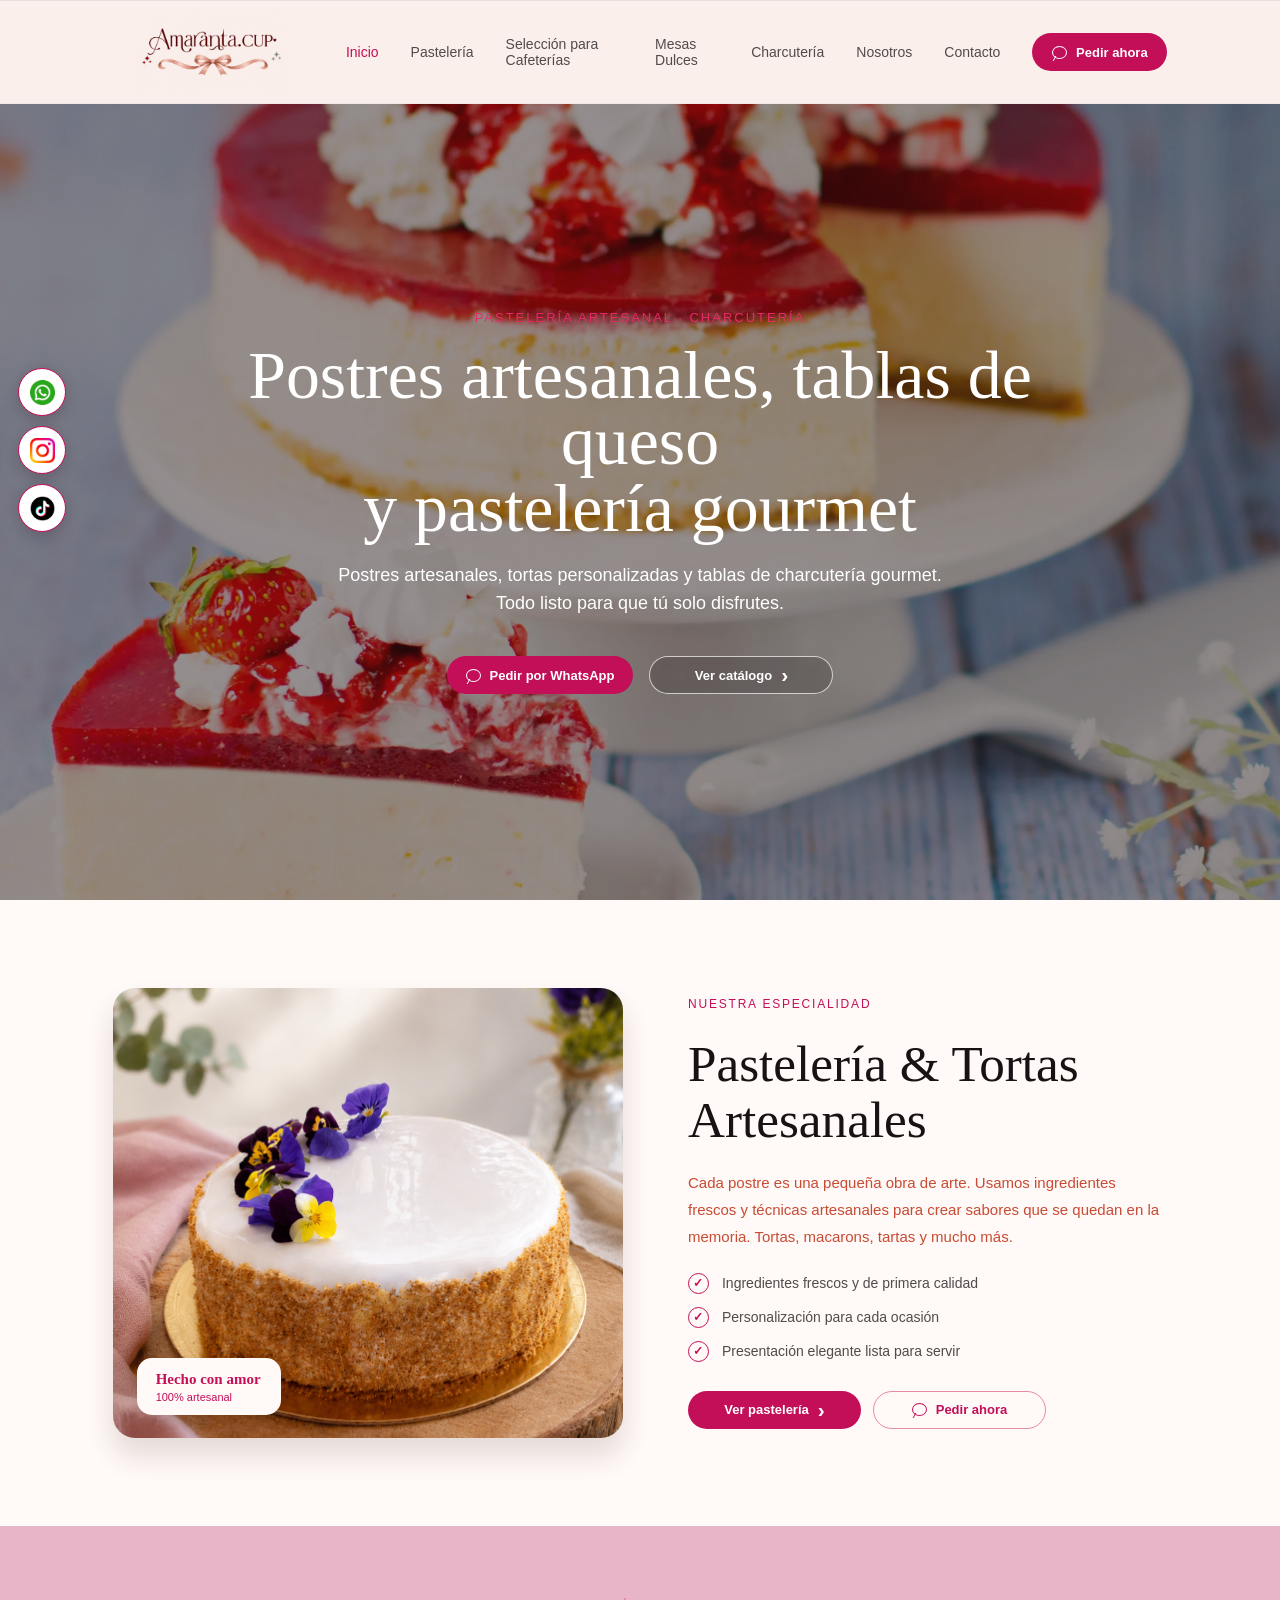
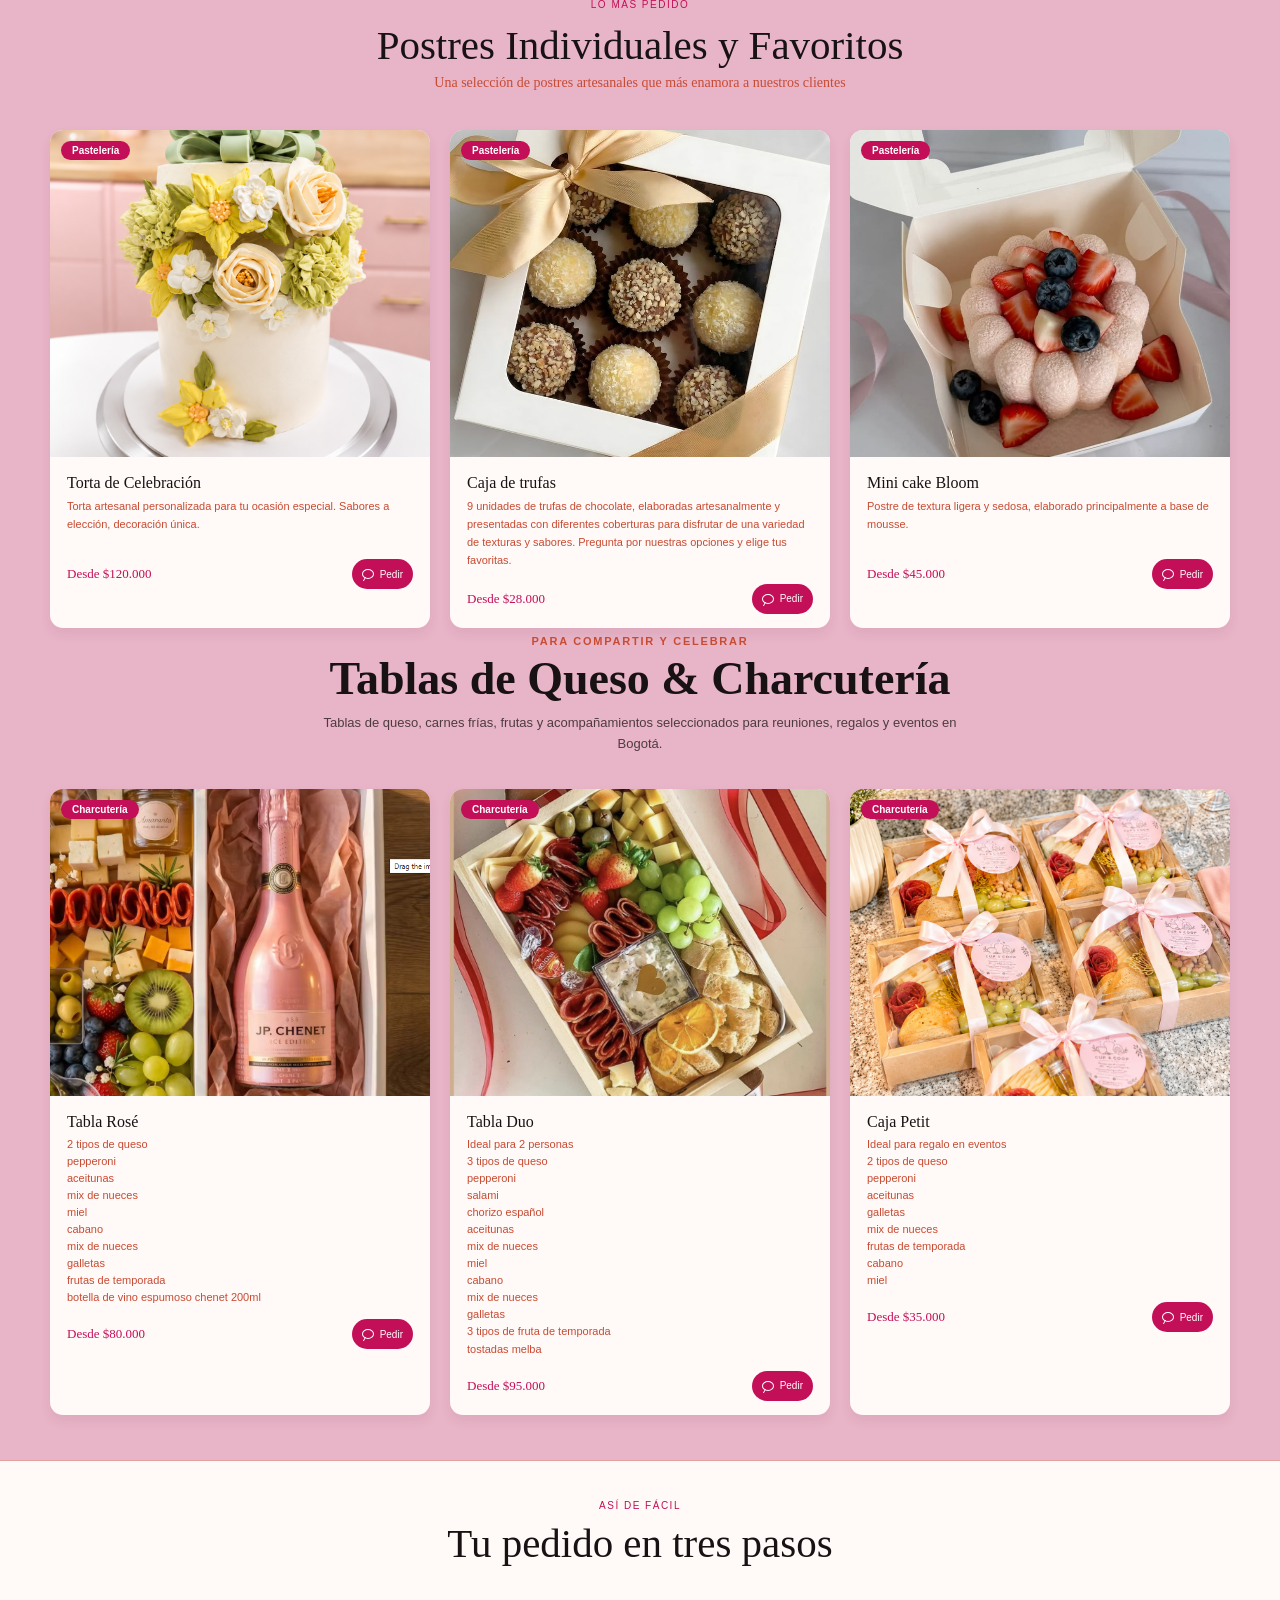
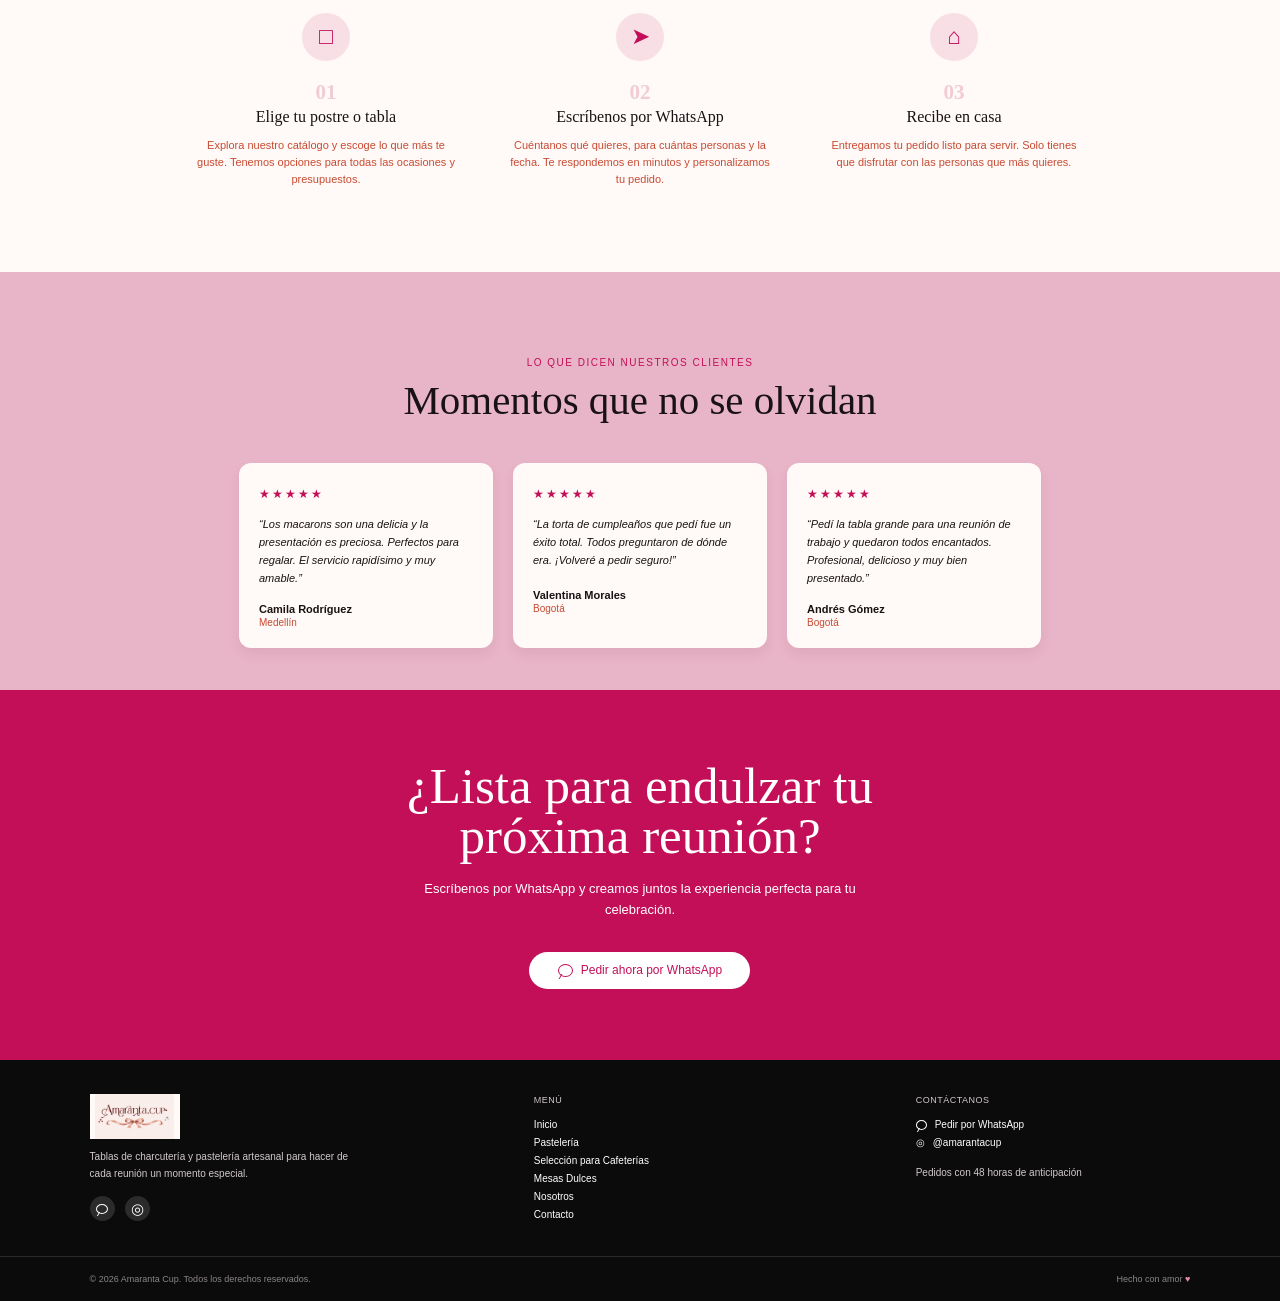
<file: index.html>
<!doctype html>
<html lang="es">
  <head>
    <meta charset="UTF-8" />
    <meta name="viewport" content="width=device-width, initial-scale=1.0" />
    <meta name="description" content="Amaranta Cup: postres, tablas de queso y pastelería artesanal en Bogotá. Pide por WhatsApp tortas y charcutería gourmet para tus celebraciones hoy.">
    <meta name="keywords" content="pastelería bogotá, tortas personalizadas, charcutería gourmet, postres artesanales, tablas de eventos, cajas regalo">
    <meta name="author" content="Amaranta Cup">
    <meta name="robots" content="index, follow">
    <link rel="canonical" href="https://amarantacup.com/" />
    <meta property="og:title" content="Amaranta Cup | Postres, Tablas de Queso y Pastelería" />
    <meta property="og:description" content="Postres artesanales, tablas de queso y charcutería gourmet en Bogotá. Escríbenos por WhatsApp y celebra con sabores hechos a mano." />
    <meta property="og:image" content="https://amarantacup.com/img/tablaCorporativa.webp" />
    <meta property="og:url" content="https://amarantacup.com/" />
    <meta property="og:type" content="website" />
    <meta name="twitter:card" content="summary_large_image" />
    <meta name="twitter:title" content="Amaranta Cup - Pastelería Artesanal y Charcutería Gourmet" />
    <meta name="twitter:description" content="Postres artesanales, tortas personalizadas y tablas gourmet para tus celebraciones." />
    <title>Amaranta Cup | Postres, Pastelería y Tablas de Queso</title>
    <link rel="stylesheet" href="css/styles.css" />
    <script type="application/ld+json">
    {
      "@context": "https://schema.org",
      "@type": ["LocalBusiness", "Bakery", "FoodEstablishment"],
      "name": "Amaranta Cup",
      "description": "Pastelería artesanal y charcutería gourmet en Bogotá",
      "url": "https://amarantacup.com",
      "telephone": "+573128997149",
      "contactPoint": {
        "@type": "ContactPoint",
        "telephone": "+573128997149",
        "contactType": "sales",
        "availableLanguage": ["es"]
      },
      "email": "mcasa4761@gmail.com",
      "address": {
        "@type": "PostalAddress",
        "addressLocality": "Bogotá",
        "addressCountry": "CO"
      },
      "priceRange": "$$",
      "image": "https://amarantacup.com/img/tablaCorporativa.webp",
      "servesCuisine": ["Pastelería", "Postres", "Charcutería"],
      "serviceType": ["Venta de postres", "Tortas personalizadas", "Tablas de queso", "Charcutería gourmet", "Entregas a domicilio"],
      "sameAs": ["https://instagram.com/amaranta.cup"],
      "openingHoursSpecification": {
        "@type": "OpeningHoursSpecification",
        "dayOfWeek": ["Monday", "Tuesday", "Wednesday", "Thursday", "Friday", "Saturday", "Sunday"],
        "opens": "08:00",
        "closes": "20:00"
      }
    }
    </script>
  </head>
  <body>
    <header class="site-header">
      <a class="brand" href="index.html" aria-label="Amaranta Cup, inicio">
        <img src="img/log.jpg" alt="Amaranta Cup" />
      </a>

      <nav class="main-nav" aria-label="Navegación principal">
        <a href="index.html" aria-current="page">Inicio</a>
        <!--<a href="charcuteria.html">Charcutería</a>-->
        <a href="https://canva.link/hqmy7xg1aeavrqn" target="_blank" rel="noopener noreferrer">Pastelería</a>
        <a href="https://canva.link/otf6wijbyt92x03" target="_blank" rel="noopener noreferrer">Selección para Cafeterías</a>
        <a href="https://canva.link/1fuooa52gx30hf8" target="_blank" rel="noopener noreferrer">Mesas Dulces</a>
        <a href="https://canva.link/b5qrc4o11lzw1v3" target="_blank" rel="noopener noreferrer">Charcutería</a>
        <a href="nosotros.html">Nosotros</a>
        <a href="contacto.html">Contacto</a>
      </nav>

      <a class="order-button" href="#" data-whatsapp-message="Hola Amaranta Cup, quiero hacer un pedido.">
        <span class="chat-icon" aria-hidden="true"></span>
        Pedir ahora
      </a>
    </header>

    <main>
      <section class="hero" aria-labelledby="hero-title">
        <div class="hero-content">
          <p class="hero-kicker">Pastelería artesanal · Charcutería</p>
          <h1 id="hero-title">Postres artesanales, tablas de queso<br />y pastelería gourmet</h1>
          <p class="hero-description">
            Postres artesanales, tortas personalizadas y tablas de charcutería gourmet.<br />
            Todo listo para que tú solo disfrutes.
          </p>
          <div class="hero-actions">
            <a class="order-button hero-button" href="#" data-whatsapp-message="Hola Amaranta Cup, quiero pedir por WhatsApp.">
              <span class="chat-icon" aria-hidden="true"></span>
              Pedir por WhatsApp
            </a>
            <a class="order-button hero-button hero-button--secondary" href="https://canva.link/hqmy7xg1aeavrqn" target="_blank" rel="noopener noreferrer">
              Ver catálogo
              <span class="arrow-icon" aria-hidden="true">›</span>
            </a>
          </div>
        </div>
      </section>

      <section class="specialty-section" id="pasteleria" aria-labelledby="specialty-title">
        <div class="specialty-media">
          <img src="img/ponque1.png" alt="Pastel artesanal decorado con flores comestibles" />
          <div class="specialty-badge">
            Hecho con amor
            <small>100% artesanal</small>
          </div>
        </div>

        <div class="specialty-copy">
          <p class="specialty-kicker">Nuestra especialidad</p>
          <h2 id="specialty-title">Pastelería &amp; Tortas Artesanales</h2>
          <p class="specialty-description">
            Cada postre es una pequeña obra de arte. Usamos ingredientes frescos y técnicas artesanales para crear sabores que se quedan en la memoria. Tortas, macarons, tartas y mucho más.
          </p>
          <ul class="benefits">
            <li>Ingredientes frescos y de primera calidad</li>
            <li>Personalización para cada ocasión</li>
            <li>Presentación elegante lista para servir</li>
          </ul>
          <div class="specialty-actions">
            <a class="order-button specialty-action" href="#pasteleria">
              Ver pastelería
              <span class="arrow-icon" aria-hidden="true">›</span>
            </a>
            <a class="order-button specialty-action specialty-action--outline" href="#" data-whatsapp-message="Hola Amaranta Cup, quiero pedir un producto.">
              <span class="chat-icon" aria-hidden="true"></span>
              Pedir ahora
            </a>
          </div>
        </div>
      </section>

      <section class="favorites-section" aria-labelledby="favorites-title">
        <div class="favorites-heading">
          <p class="favorites-kicker">Lo más pedido</p>
          <h2 id="favorites-title">Postres Individuales y Favoritos</h2>
          <p>Una selección de postres artesanales que más enamora a nuestros clientes</p>
        </div>

        <div class="favorites-grid">
          <article class="product-card">
            <div class="product-image-wrap">
              <img src="img/tortaCelebracion.png" alt="Torta de celebración decorada con flores comestibles" />
              <span class="product-tag">Pastelería</span>
            </div>
            <div class="product-content">
              <h3>Torta de Celebración</h3>
              <p>Torta artesanal personalizada para tu ocasión especial. Sabores a elección, decoración única.</p>
              <div class="product-footer">
                <span class="product-price">Desde $120.000</span>
                <a class="product-order" href="#" data-whatsapp-message="Hola Amaranta Cup, quiero pedir Torta de Celebración.">
                  <span class="chat-icon" aria-hidden="true"></span>
                  Pedir
                </a>
              </div>
            </div>
          </article>

          <article class="product-card">
            <div class="product-image-wrap">
              <img src="img/cajaTrufas.jpeg" alt="Caja de nueve trufas de chocolate decoradas" />
              <span class="product-tag">Pastelería</span>
            </div>
            <div class="product-content">
              <h3>Caja de trufas</h3>
              <p>9 unidades de trufas de chocolate, elaboradas artesanalmente y presentadas con diferentes coberturas para disfrutar de una variedad de texturas y sabores. Pregunta por nuestras opciones y elige tus favoritas.</p>
              <div class="product-footer">
                <span class="product-price">Desde $28.000</span>
                <a class="product-order" href="#" data-whatsapp-message="Hola Amaranta Cup, quiero pedir Caja de trufas.">
                  <span class="chat-icon" aria-hidden="true"></span>
                  Pedir
                </a>
              </div>
            </div>
          </article>

          <article class="product-card">
            <div class="product-image-wrap">
              <img src="img/minicakeBloom.jpeg" alt="Mini cake Bloom decorado con frutas frescas" />
              <span class="product-tag">Pastelería</span>
            </div>
            <div class="product-content">
              <h3>Mini cake Bloom</h3>
              <p>Postre de textura ligera y sedosa, elaborado principalmente a base de mousse.</p>
              <div class="product-footer">
                <span class="product-price">Desde $45.000</span>
                <a class="product-order" href="#" data-whatsapp-message="Hola Amaranta Cup, quiero pedir Mini cake Bloom.">
                  <span class="chat-icon" aria-hidden="true"></span>
                  Pedir
                </a>
              </div>
            </div>
          </article>
        </div>
      </section>

      <section class="charcuterie-section" aria-labelledby="charcuterie-section-title">
        <div class="section-heading">
          <p class="section-kicker">Para compartir y celebrar</p>
          <h2 id="charcuterie-section-title">Tablas de Queso &amp; Charcutería</h2>
          <p>Tablas de queso, carnes frías, frutas y acompañamientos seleccionados para reuniones, regalos y eventos en Bogotá.</p>
        </div>
        <div class="charcuterie-grid">
          <article class="product-card">
            <div class="product-image-wrap">
              <img src="img/tablaRose.png" alt="Tabla Rose de quesos, frutas y botella de vino" />
              <span class="product-tag">Charcutería</span>
            </div>
            <div class="product-content">
              <h3 class="product-title">Tabla Rosé</h3>
              <p>2 tipos de queso<br />pepperoni<br />aceitunas<br />mix de nueces<br />miel<br />cabano<br />mix de nueces<br />galletas<br />frutas de temporada<br />botella de vino espumoso chenet 200ml</p>
              <div class="product-footer">
                <span class="product-price">Desde $80.000</span>
                <a class="product-order" href="#" data-whatsapp-message="Hola Amaranta Cup, quiero pedir Tabla Rosé.">
                  <span class="chat-icon" aria-hidden="true"></span>
                  Pedir
                </a>
              </div>
            </div>
          </article>

          <article class="product-card">
            <div class="product-image-wrap">
              <img src="img/tablaDuo.jpeg" alt="Tabla Duo de quesos, frutas y carnes frías" />
              <span class="product-tag">Charcutería</span>
            </div>
            <div class="product-content">
              <h3>Tabla Duo</h3>
              <p>Ideal para 2 personas<br />3 tipos de queso<br />pepperoni<br />salami<br />chorizo español<br />aceitunas<br />mix de nueces<br />miel<br />cabano<br />mix de nueces<br />galletas<br />3 tipos de fruta de temporada<br />tostadas melba</p>
              <div class="product-footer">
                <span class="product-price">Desde $95.000</span>
                <a class="product-order" href="#" data-whatsapp-message="Hola Amaranta Cup, quiero pedir Tabla Duo.">
                  <span class="chat-icon" aria-hidden="true"></span>
                  Pedir
                </a>
              </div>
            </div>
          </article>

          <article class="product-card">
            <div class="product-image-wrap">
              <img src="img/cajaPetit.png" alt="Caja Petit de quesos, frutas y galletas" />
              <span class="product-tag">Charcutería</span>
            </div>
            <div class="product-content">
              <h3>Caja Petit</h3>
              <p>Ideal para regalo en eventos<br />2 tipos de queso<br />pepperoni<br />aceitunas<br />galletas<br />mix de nueces<br />frutas de temporada<br />cabano<br />miel</p>
              <div class="product-footer">
                <span class="product-price">Desde $35.000</span>
                <a class="product-order" href="#" data-whatsapp-message="Hola Amaranta Cup, quiero pedir Caja Petit.">
                  <span class="chat-icon" aria-hidden="true"></span>
                  Pedir
                </a>
              </div>
            </div>
          </article>
        </div>
      </section>

      <section class="steps-section" aria-labelledby="steps-title">
        <div class="steps-heading">
          <p class="steps-kicker">Así de fácil</p>
          <h2 id="steps-title">Tu pedido en tres pasos</h2>
        </div>

        <div class="steps-grid">
          <article class="step-item">
            <div class="step-icon" aria-hidden="true">□</div>
            <p class="step-number">01</p>
            <h3>Elige tu postre o tabla</h3>
            <p>Explora nuestro catálogo y escoge lo que más te guste. Tenemos opciones para todas las ocasiones y presupuestos.</p>
          </article>

          <article class="step-item">
            <div class="step-icon" aria-hidden="true">➤</div>
            <p class="step-number">02</p>
            <h3>Escríbenos por WhatsApp</h3>
            <p>Cuéntanos qué quieres, para cuántas personas y la fecha. Te respondemos en minutos y personalizamos tu pedido.</p>
          </article>

          <article class="step-item">
            <div class="step-icon" aria-hidden="true">⌂</div>
            <p class="step-number">03</p>
            <h3>Recibe en casa</h3>
            <p>Entregamos tu pedido listo para servir. Solo tienes que disfrutar con las personas que más quieres.</p>
          </article>
        </div>
      </section>

      <section class="testimonials-section" aria-labelledby="testimonials-title">
        <div class="testimonials-heading">
          <p class="testimonials-kicker">Lo que dicen nuestros clientes</p>
          <h2 id="testimonials-title">Momentos que no se olvidan</h2>
        </div>

        <div class="testimonials-grid">
          <article class="testimonial-card">
            <p class="testimonial-rating" aria-label="5 estrellas">★★★★★</p>
            <blockquote>“Los macarons son una delicia y la presentación es preciosa. Perfectos para regalar. El servicio rapidísimo y muy amable.”</blockquote>
            <div class="testimonial-author">Camila Rodríguez</div>
            <div class="testimonial-city">Medellín</div>
          </article>

          <article class="testimonial-card">
            <p class="testimonial-rating" aria-label="5 estrellas">★★★★★</p>
            <blockquote>“La torta de cumpleaños que pedí fue un éxito total. Todos preguntaron de dónde era. ¡Volveré a pedir seguro!”</blockquote>
            <div class="testimonial-author">Valentina Morales</div>
            <div class="testimonial-city">Bogotá</div>
          </article>

          <article class="testimonial-card">
            <p class="testimonial-rating" aria-label="5 estrellas">★★★★★</p>
            <blockquote>“Pedí la tabla grande para una reunión de trabajo y quedaron todos encantados. Profesional, delicioso y muy bien presentado.”</blockquote>
            <div class="testimonial-author">Andrés Gómez</div>
            <div class="testimonial-city">Bogotá</div>
          </article>
        </div>
      </section>

      <section class="final-cta" aria-labelledby="final-cta-title">
        <div class="final-cta-content">
          <h2 id="final-cta-title">¿Lista para endulzar tu<br />próxima reunión?</h2>
          <p>Escríbenos por WhatsApp y creamos juntos la experiencia perfecta para tu celebración.</p>
          <a class="final-cta-button" href="#" data-whatsapp-message="Hola Amaranta Cup, quiero confirmar mi pedido.">
            <span class="chat-icon" aria-hidden="true"></span>
            Pedir ahora por WhatsApp
          </a>
        </div>
      </section>
    </main>

    <div class="floating-socials" aria-label="Enlaces rápidos">
      <a class="floating-whatsapp" href="https://wa.me/573128997149?text=Hola%20Amaranta%20Cup%2C%20quiero%20hacer%20un%20pedido." data-whatsapp-message="Hola Amaranta Cup, quiero hacer un pedido." aria-label="Pedir por WhatsApp">
        <img src="img/whatsapp.png" alt="" />
        <span class="floating-socials-label">Pedir por WhatsApp</span>
      </a>
      <a href="https://instagram.com/amaranta.cup" target="_blank" rel="noreferrer" aria-label="Instagram de Amaranta Cup">
        <img src="img/instagram.jpeg" alt="" />
        <span class="floating-socials-label">@amarantacup en Instagram</span>
      </a>
      <a href="https://www.tiktok.com/@amaranta.cup" target="_blank" rel="noreferrer" aria-label="TikTok de Amaranta Cup">
        <img src="img/tiktok.png" alt="" />
        <span class="floating-socials-label">@amarantacup en TikTok</span>
      </a>
    </div>

    <footer class="site-footer">
      <div class="footer-main">
        <div class="footer-brand-column">
          <a class="footer-brand" href="index.html" aria-label="Amaranta Cup, inicio">
            <img src="img/log.jpg" alt="Amaranta Cup" />
          </a>
          <p>Tablas de charcutería y pastelería artesanal para hacer de cada reunión un momento especial.</p>
          <div class="footer-socials" aria-label="Redes sociales">
            <a href="#" aria-label="Contactar por WhatsApp" data-whatsapp-message="Hola Amaranta Cup, quiero contactarlos por WhatsApp."><span class="chat-icon" aria-hidden="true"></span></a>
            <a href="https://instagram.com/amaranta.cup" target="_blank" rel="noreferrer" aria-label="Instagram de Amaranta Cup">◎</a>
          </div>
        </div>

        <nav class="footer-menu" aria-label="Menú del pie de página">
          <h2>Menú</h2>
          <a href="index.html">Inicio</a>
          <!--<a href="charcuteria.html">Charcutería</a>-->
          <a href="https://canva.link/hqmy7xg1aeavrqn" target="_blank" rel="noopener noreferrer">Pastelería</a>
          <a href="https://canva.link/otf6wijbyt92x03" target="_blank" rel="noopener noreferrer">Selección para Cafeterías</a>
          <a href="https://canva.link/1fuooa52gx30hf8" target="_blank" rel="noopener noreferrer">Mesas Dulces</a>
          <a href="nosotros.html">Nosotros</a>
          <a href="contacto.html">Contacto</a>
        </nav>

        <div class="footer-contact">
          <h2>Contáctanos</h2>
          <a href="#" data-whatsapp-message="Hola Amaranta Cup, quiero hacer un pedido."><span class="chat-icon" aria-hidden="true"></span>Pedir por WhatsApp</a>
          <a href="https://instagram.com/amaranta.cup" target="_blank" rel="noreferrer"><span aria-hidden="true">◎</span>@amarantacup</a>
          <p>Pedidos con 48 horas de anticipación</p>
        </div>
      </div>

      <div class="footer-bottom">
        <p>© 2026 Amaranta Cup. Todos los derechos reservados.</p>
        <p>Hecho con amor <span aria-hidden="true">♥</span></p>
      </div>
    </footer>
    <script src="js/whatsapp.js"></script>
  </body>
</html>
</file>
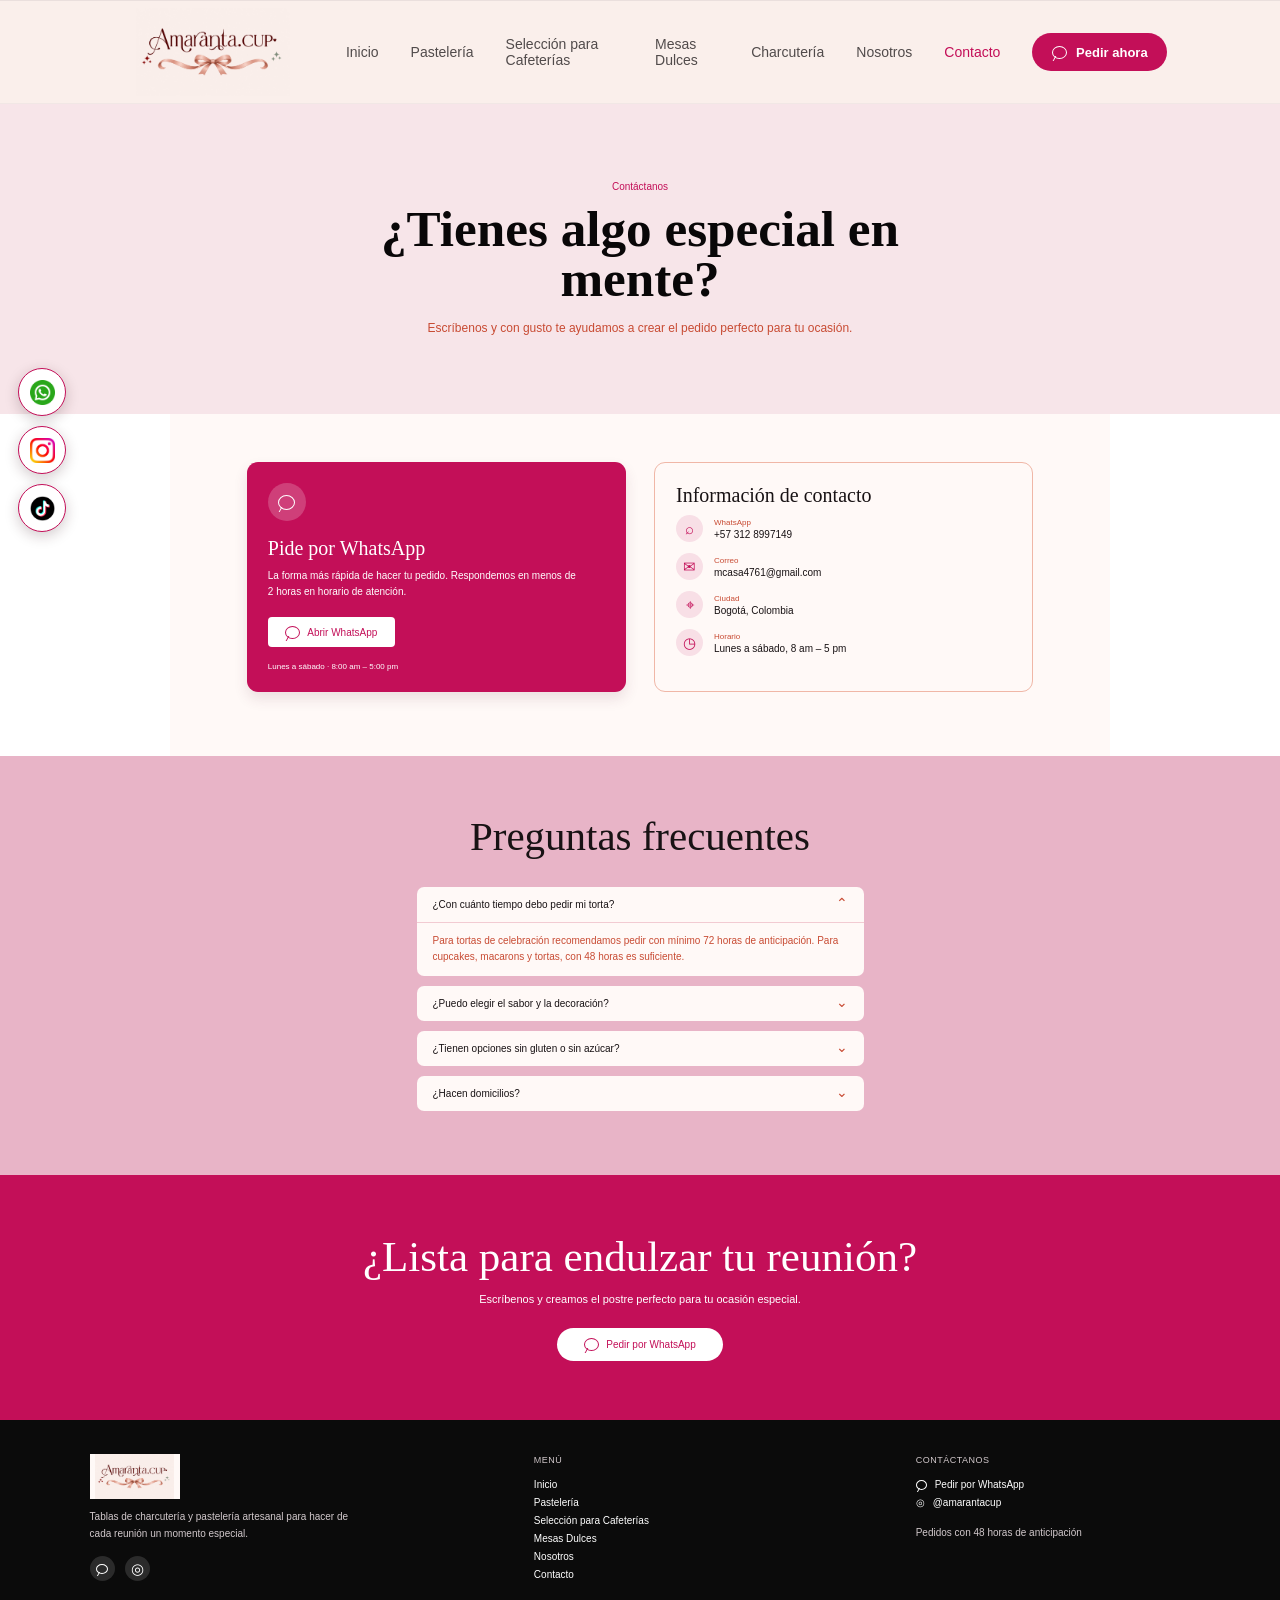
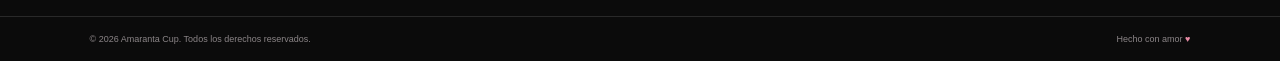
<file: contacto.html>
<!doctype html>
<html lang="es">
  <head>
    <meta charset="UTF-8" />
    <meta name="viewport" content="width=device-width, initial-scale=1.0" />
    <meta name="description" content="Contacta con Amaranta Cup en Bogotá. Realiza tu pedido de pastelería y charcutería por WhatsApp. Respuestas rápidas en menos de 2 horas.">
    <meta name="keywords" content="contacto pastelería bogotá, pedir tortas, contactar Amaranta Cup, WhatsApp pedidos">
    <link rel="canonical" href="https://amarantacup.com/contacto.html" />
    <meta property="og:title" content="Contacto - Amaranta Cup Pastelería" />
    <meta property="og:description" content="Ponte en contacto con nosotros para hacer tu pedido de tortas y charcutería." />
    <meta property="og:type" content="website" />
    <meta property="og:image" content="https://amarantacup.com/img/whatsapp.png" />
    <meta property="og:url" content="https://amarantacup.com/contacto.html" />
    <title>Contacto | Amaranta Cup - Pide tu Pastelería por WhatsApp</title>
    <link rel="stylesheet" href="css/styles.css" />
  </head>
  <body>
    <header class="site-header">
      <a class="brand" href="index.html" aria-label="Amaranta Cup, inicio">
        <img src="img/log.jpg" alt="Amaranta Cup" />
      </a>

      <nav class="main-nav" aria-label="Navegación principal">
        <a href="index.html">Inicio</a>
        <!--<a href="charcuteria.html">Charcutería</a>-->
        <a href="https://canva.link/hqmy7xg1aeavrqn" target="_blank" rel="noopener noreferrer">Pastelería</a>
        <a href="https://canva.link/otf6wijbyt92x03" target="_blank" rel="noopener noreferrer">Selección para Cafeterías</a>
        <a href="https://canva.link/1fuooa52gx30hf8" target="_blank" rel="noopener noreferrer">Mesas Dulces</a>
        <a href="https://canva.link/b5qrc4o11lzw1v3" target="_blank" rel="noopener noreferrer">Charcutería</a>
        <a href="nosotros.html">Nosotros</a>
        <a href="contacto.html" aria-current="page">Contacto</a>
      </nav>

      <a class="order-button" href="#" data-whatsapp-message="Hola Amaranta Cup, quiero hacer un pedido.">
        <span class="chat-icon" aria-hidden="true"></span>
        Pedir ahora
      </a>
    </header>
    <main>
      <section class="contact-intro" aria-labelledby="contact-title">
        <p class="contact-kicker">Contáctanos</p>
        <h1 id="contact-title">¿Tienes algo especial en<br />mente?</h1>
        <p>Escríbenos y con gusto te ayudamos a crear el pedido perfecto para tu ocasión.</p>
      </section>

      <section class="contact-details-section" aria-labelledby="contact-details-title">
        <div class="whatsapp-card">
          <div class="whatsapp-card-icon" aria-hidden="true"><span class="chat-icon"></span></div>
          <h2>Pide por WhatsApp</h2>
          <p>La forma más rápida de hacer tu pedido. Respondemos en menos de 2 horas en horario de atención.</p>
          <a class="whatsapp-card-button" href="#" data-whatsapp-message="Hola Amaranta Cup, quiero hacer un pedido.">
            <span class="chat-icon" aria-hidden="true"></span>
            Abrir WhatsApp
          </a>
          <small>Lunes a sábado · 8:00 am – 5:00 pm</small>
        </div>

        <div class="contact-info-card">
          <h2 id="contact-details-title">Información de contacto</h2>
          <dl>
            <div class="contact-info-row">
              <dt aria-hidden="true">⌕</dt>
              <dd><span>WhatsApp</span><a href="https://wa.me/573128997149" target="_blank" rel="noreferrer">+57 312 8997149</a></dd>
            </div>
            <div class="contact-info-row">
              <dt aria-hidden="true">✉</dt>
              <dd><span>Correo</span><a href="mailto:mcasa4761@gmail.com">mcasa4761@gmail.com</a></dd>
            </div>
            <div class="contact-info-row">
              <dt aria-hidden="true">⌖</dt>
              <dd><span>Ciudad</span><a href="https://maps.google.com/?q=Bogota%2C%20Colombia" target="_blank" rel="noreferrer">Bogotá, Colombia</a></dd>
            </div>
            <div class="contact-info-row">
              <dt aria-hidden="true">◷</dt>
              <dd><span>Horario</span><p>Lunes a sábado, 8 am – 5 pm</p></dd>
            </div>
          </dl>
        </div>
      </section>
      <section class="faq-section" aria-labelledby="faq-title">
					<h2 id="faq-title">Preguntas frecuentes</h2>
					<div class="faq-list">
						<details class="faq-item" open>
							<summary>¿Con cuánto tiempo debo pedir mi torta?</summary>
							<p>Para tortas de celebración recomendamos pedir con mínimo 72 horas de anticipación. Para cupcakes, macarons y tortas, con 48 horas es suficiente.</p>
						</details>
						<details class="faq-item">
							<summary>¿Puedo elegir el sabor y la decoración?</summary>
							<p>¡Sí! Todos nuestros productos son personalizables. Cuéntanos el sabor, el color, el mensaje o el tema que quieres y lo hacemos realidad.</p>
						</details>
						<details class="faq-item">
							<summary>¿Tienen opciones sin gluten o sin azúcar?</summary>
							<p>Sí, tenemos opciones adaptadas para diferentes necesidades. Escríbenos y te contamos qué alternativas tenemos disponibles</p>
						</details>
						<details class="faq-item">
							<summary>¿Hacen domicilios?</summary>
							<p>Sí, hacemos entregas a domicilio en Bogotá. El costo varía según la zona. Escríbenos por WhatsApp para confirmar cobertura y horario de entrega</p>
						</details>
					</div>
          </section>

      <section class="pastry-final-cta" aria-labelledby="pastry-final-cta-title">
        <div>
          <h2 id="pastry-final-cta-title">¿Lista para endulzar tu reunión?</h2>
          <p>Escríbenos y creamos el postre perfecto para tu ocasión especial.</p>
          <a href="#" data-whatsapp-message="Hola Amaranta Cup, quiero hacer un pedido.">
            <span class="chat-icon" aria-hidden="true"></span>
            Pedir por WhatsApp
          </a>
        </div>
      </section>

		</main>
      <div class="floating-socials" aria-label="Enlaces rápidos">
        <a class="floating-whatsapp" href="https://wa.me/573128997149?text=Hola%20Amaranta%20Cup%2C%20quiero%20hacer%20un%20pedido." data-whatsapp-message="Hola Amaranta Cup, quiero hacer un pedido." aria-label="Pedir por WhatsApp">
          <img src="img/whatsapp.png" alt="" />
          <span class="floating-socials-label">Pedir por WhatsApp</span>
        </a>
        <a href="https://instagram.com/amaranta.cup" target="_blank" rel="noreferrer" aria-label="Instagram de Amaranta Cup">
          <img src="img/instagram.jpeg" alt="" />
          <span class="floating-socials-label">@amarantacup en Instagram</span>
        </a>
        <a href="https://www.tiktok.com/@amaranta.cup" target="_blank" rel="noreferrer" aria-label="TikTok de Amaranta Cup">
          <img src="img/tiktok.png" alt="" />
          <span class="floating-socials-label">@amarantacup en TikTok</span>
        </a>
      </div>

      <footer class="site-footer">
      <div class="footer-main">
        <div class="footer-brand-column">
          <a class="footer-brand" href="index.html" aria-label="Amaranta Cup, inicio">
            <img src="img/log.jpg" alt="Amaranta Cup" />
          </a>
          <p>Tablas de charcutería y pastelería artesanal para hacer de cada reunión un momento especial.</p>
          <div class="footer-socials" aria-label="Redes sociales">
			<a href="#" aria-label="Contactar por WhatsApp" data-whatsapp-message="Hola Amaranta Cup, quiero contactarlos por WhatsApp."><span class="chat-icon" aria-hidden="true"></span></a>
            <a href="https://instagram.com/amaranta.cup" target="_blank" rel="noreferrer" aria-label="Instagram de Amaranta Cup">◎</a>
          </div>
        </div>

        <nav class="footer-menu" aria-label="Menú del pie de página">
          <h2>Menú</h2>
          <a href="index.html">Inicio</a>
          <!--<a href="charcuteria.html">Charcutería</a>-->
          <a href="https://canva.link/hqmy7xg1aeavrqn" target="_blank" rel="noopener noreferrer">Pastelería</a>
          <a href="https://canva.link/otf6wijbyt92x03" target="_blank" rel="noopener noreferrer">Selección para Cafeterías</a>
          <a href="https://canva.link/1fuooa52gx30hf8" target="_blank" rel="noopener noreferrer">Mesas Dulces</a>
          <a href="nosotros/Amaranta Cup - Desarrollar - GoDaddy Airo AI Builder.html">Nosotros</a>
          <a href="contacto.html">Contacto</a>
        </nav>

        <div class="footer-contact">
          <h2>Contáctanos</h2>
		  <a href="#" data-whatsapp-message="Hola Amaranta Cup, quiero hacer un pedido."><span class="chat-icon" aria-hidden="true"></span>Pedir por WhatsApp</a>
          <a href="https://instagram.com/amaranta.cup" target="_blank" rel="noreferrer"><span aria-hidden="true">◎</span>@amarantacup</a>
          <p>Pedidos con 48 horas de anticipación</p>
        </div>
      </div>

      <div class="footer-bottom">
        <p>© 2026 Amaranta Cup. Todos los derechos reservados.</p>
        <p>Hecho con amor <span aria-hidden="true">♥</span></p>
      </div>
    </footer>
    <script src="js/whatsapp.js"></script>
  </body>
</html>
</file>
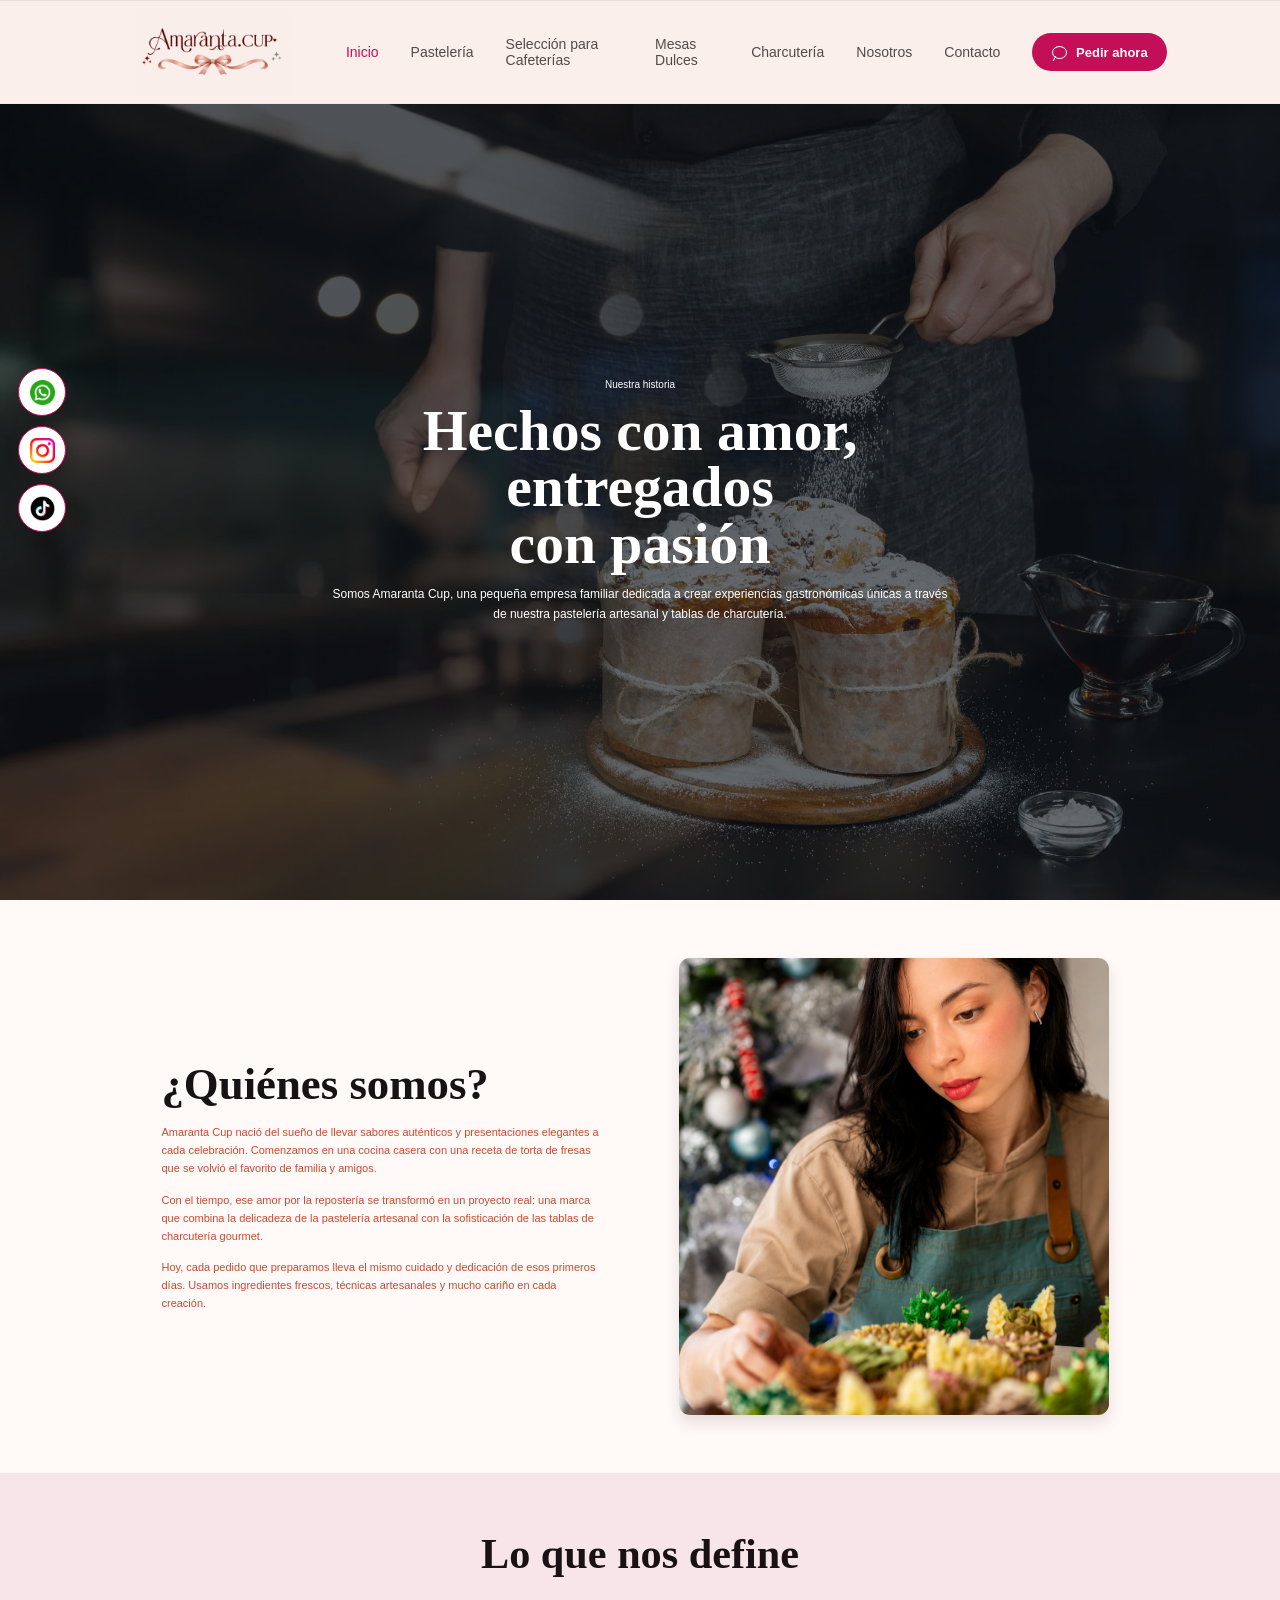
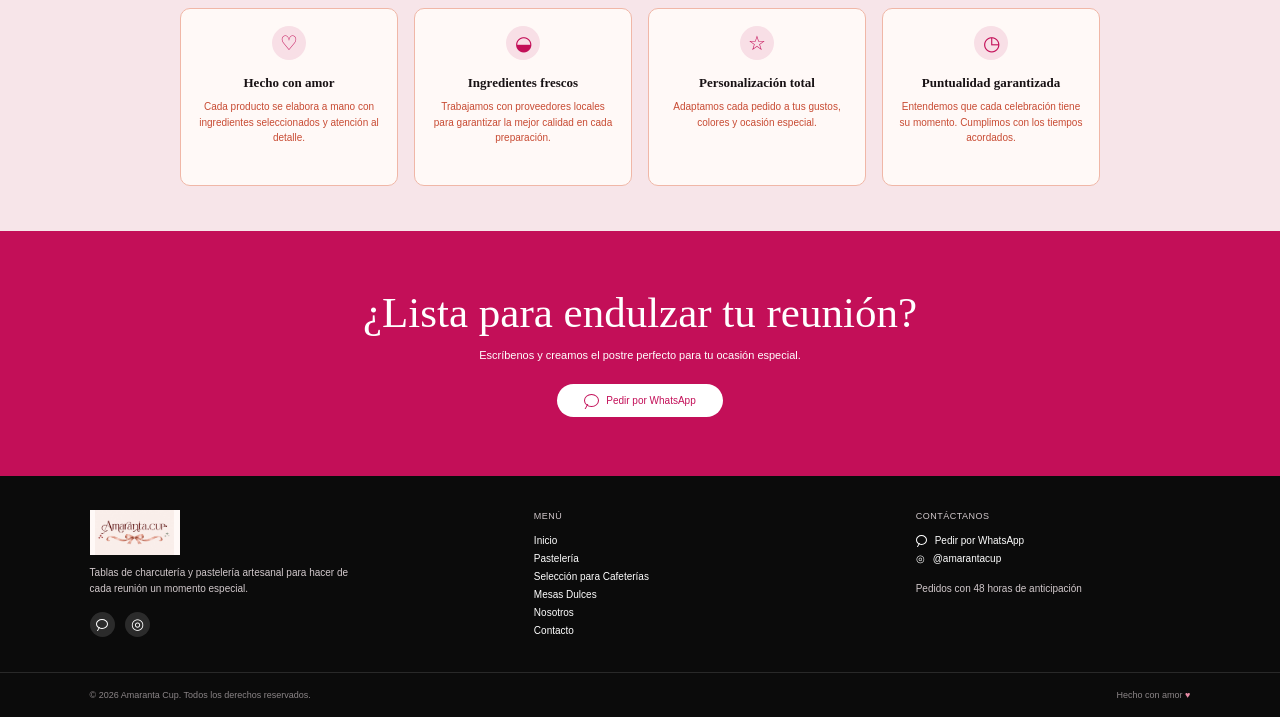
<file: nosotros.html>
<!doctype html>
<html lang="es">
  <head>
    <meta charset="UTF-8" />
    <meta name="viewport" content="width=device-width, initial-scale=1.0" />
    <meta name="description" content="Conoce la historia de Amaranta Cup. Somos un negocio familiar dedicado a la pastelería artesanal y charcutería gourmet con ingredientes frescos y amor en cada creación.">
    <meta name="keywords" content="sobre Amaranta Cup, pastelería artesanal, charcutería gourmet, negocio familiar bogotá">
    <link rel="canonical" href="https://amarantacup.com/nosotros.html" />
    <meta property="og:title" content="Nosotros - Amaranta Cup Pastelería Artesanal" />
    <meta property="og:description" content="Descubre nuestra historia y los valores que nos definen: amor, calidad y dedicación en cada postre." />
    <meta property="og:type" content="website" />
    <meta property="og:image" content="https://amarantacup.com/img/pastelerita.png" />
    <meta property="og:url" content="https://amarantacup.com/nosotros.html" />
    <title>Nosotros | Amaranta Cup - Pastelería Artesanal Bogotá</title>
    <link rel="stylesheet" href="css/styles.css" />
  </head>
  <body>
    <header class="site-header">
      <a class="brand" href="index.html" aria-label="Amaranta Cup, inicio">
        <img src="img/log.jpg" alt="Amaranta Cup" />
      </a>

      <nav class="main-nav" aria-label="Navegación principal">
        <a href="index.html" aria-current="page">Inicio</a>
        <!--<a href="charcuteria.html">Charcutería</a>-->
        <a href="https://canva.link/hqmy7xg1aeavrqn" target="_blank" rel="noopener noreferrer">Pastelería</a>
        <a href="https://canva.link/otf6wijbyt92x03" target="_blank" rel="noopener noreferrer">Selección para Cafeterías</a>
        <a href="https://canva.link/1fuooa52gx30hf8" target="_blank" rel="noopener noreferrer">Mesas Dulces</a>
        <a href="https://canva.link/b5qrc4o11lzw1v3" target="_blank" rel="noopener noreferrer">Charcutería</a>
        <a href="nosotros.html">Nosotros</a>
        <a href="contacto.html">Contacto</a>
      </nav>

      <a class="order-button" href="#" data-whatsapp-message="Hola Amaranta Cup, quiero hacer un pedido.">
        <span class="chat-icon" aria-hidden="true"></span>
        Pedir ahora
      </a>
    </header>
    <main>
      <section class="about-hero" aria-labelledby="about-title">
        <div class="about-hero-content">
          <p class="about-hero-kicker">Nuestra historia</p>
          <h1 id="about-title">Hechos con amor, entregados<br />con pasión</h1>
          <p class="about-hero-description">Somos Amaranta Cup, una pequeña empresa familiar dedicada a crear experiencias gastronómicas únicas a través de nuestra pastelería artesanal y tablas de charcutería.</p>
        </div>
      </section>

      <section class="about-story-section" aria-labelledby="story-title">
        <div class="about-story-content">
          <h2 id="story-title">¿Quiénes somos?</h2>
          <p>Amaranta Cup nació del sueño de llevar sabores auténticos y presentaciones elegantes a cada celebración. Comenzamos en una cocina casera con una receta de torta de fresas que se volvió el favorito de familia y amigos.</p>
          <p>Con el tiempo, ese amor por la repostería se transformó en un proyecto real: una marca que combina la delicadeza de la pastelería artesanal con la sofisticación de las tablas de charcutería gourmet.</p>
          <p>Hoy, cada pedido que preparamos lleva el mismo cuidado y dedicación de esos primeros días. Usamos ingredientes frescos, técnicas artesanales y mucho cariño en cada creación.</p>
        </div>

        <div class="about-story-media">
          <img src="img/pastelerita.png" alt="Repostera preparando una creación artesanal" />
        </div>
      </section>

      <section class="values-section" aria-labelledby="values-title">
        <h2 id="values-title">Lo que nos define</h2>
        <div class="values-grid">
          <article class="value-card">
            <div class="value-icon" aria-hidden="true">♡</div>
            <h3>Hecho con amor</h3>
            <p>Cada producto se elabora a mano con ingredientes seleccionados y atención al detalle.</p>
          </article>

          <article class="value-card">
            <div class="value-icon" aria-hidden="true">◒</div>
            <h3>Ingredientes frescos</h3>
            <p>Trabajamos con proveedores locales para garantizar la mejor calidad en cada preparación.</p>
          </article>

          <article class="value-card">
            <div class="value-icon" aria-hidden="true">☆</div>
            <h3>Personalización total</h3>
            <p>Adaptamos cada pedido a tus gustos, colores y ocasión especial.</p>
          </article>

          <article class="value-card">
            <div class="value-icon" aria-hidden="true">◷</div>
            <h3>Puntualidad garantizada</h3>
            <p>Entendemos que cada celebración tiene su momento. Cumplimos con los tiempos acordados.</p>
          </article>
        </div>
      </section>
   <section class="pastry-final-cta" aria-labelledby="pastry-final-cta-title">
        <div>
          <h2 id="pastry-final-cta-title">¿Lista para endulzar tu reunión?</h2>
          <p>Escríbenos y creamos el postre perfecto para tu ocasión especial.</p>
          <a href="#" data-whatsapp-message="Hola Amaranta Cup, quiero hacer un pedido.">
            <span class="chat-icon" aria-hidden="true"></span>
            Pedir por WhatsApp
          </a>
        </div>
      </section>

		</main>
      <div class="floating-socials" aria-label="Enlaces rápidos">
        <a class="floating-whatsapp" href="https://wa.me/573128997149?text=Hola%20Amaranta%20Cup%2C%20quiero%20hacer%20un%20pedido." data-whatsapp-message="Hola Amaranta Cup, quiero hacer un pedido." aria-label="Pedir por WhatsApp">
          <img src="img/whatsapp.png" alt="" />
          <span class="floating-socials-label">Pedir por WhatsApp</span>
        </a>
        <a href="https://instagram.com/amaranta.cup" target="_blank" rel="noreferrer" aria-label="Instagram de Amaranta Cup">
          <img src="img/instagram.jpeg" alt="" />
          <span class="floating-socials-label">@amarantacup en Instagram</span>
        </a>
        <a href="https://www.tiktok.com/@amaranta.cup" target="_blank" rel="noreferrer" aria-label="TikTok de Amaranta Cup">
          <img src="img/tiktok.png" alt="" />
          <span class="floating-socials-label">@amarantacup en TikTok</span>
        </a>
      </div>

      <footer class="site-footer">
      <div class="footer-main">
        <div class="footer-brand-column">
          <a class="footer-brand" href="index.html" aria-label="Amaranta Cup, inicio">
            <img src="img/log.jpg" alt="Amaranta Cup" />
          </a>
          <p>Tablas de charcutería y pastelería artesanal para hacer de cada reunión un momento especial.</p>
          <div class="footer-socials" aria-label="Redes sociales">
			<a href="#" aria-label="Contactar por WhatsApp" data-whatsapp-message="Hola Amaranta Cup, quiero contactarlos por WhatsApp."><span class="chat-icon" aria-hidden="true"></span></a>
            <a href="https://instagram.com/amaranta.cup" target="_blank" rel="noreferrer" aria-label="Instagram de Amaranta Cup">◎</a>
          </div>
        </div>

        <nav class="footer-menu" aria-label="Menú del pie de página">
          <h2>Menú</h2>
          <a href="index.html">Inicio</a>
          <!--<a href="charcuteria.html">Charcutería</a>-->
          <a href="https://canva.link/hqmy7xg1aeavrqn" target="_blank" rel="noopener noreferrer">Pastelería</a>
          <a href="https://canva.link/otf6wijbyt92x03" target="_blank" rel="noopener noreferrer">Selección para Cafeterías</a>
          <a href="https://canva.link/1fuooa52gx30hf8" target="_blank" rel="noopener noreferrer">Mesas Dulces</a>
          <a href="nosotros/Amaranta Cup - Desarrollar - GoDaddy Airo AI Builder.html">Nosotros</a>
          <a href="contacto.html">Contacto</a>
        </nav>

        <div class="footer-contact">
          <h2>Contáctanos</h2>
		  <a href="#" data-whatsapp-message="Hola Amaranta Cup, quiero hacer un pedido."><span class="chat-icon" aria-hidden="true"></span>Pedir por WhatsApp</a>
          <a href="https://instagram.com/amaranta.cup" target="_blank" rel="noreferrer"><span aria-hidden="true">◎</span>@amarantacup</a>
          <p>Pedidos con 48 horas de anticipación</p>
        </div>
      </div>

      <div class="footer-bottom">
        <p>© 2026 Amaranta Cup. Todos los derechos reservados.</p>
        <p>Hecho con amor <span aria-hidden="true">♥</span></p>
      </div>
    </footer>
    <script src="js/whatsapp.js"></script>

</html>
</file>
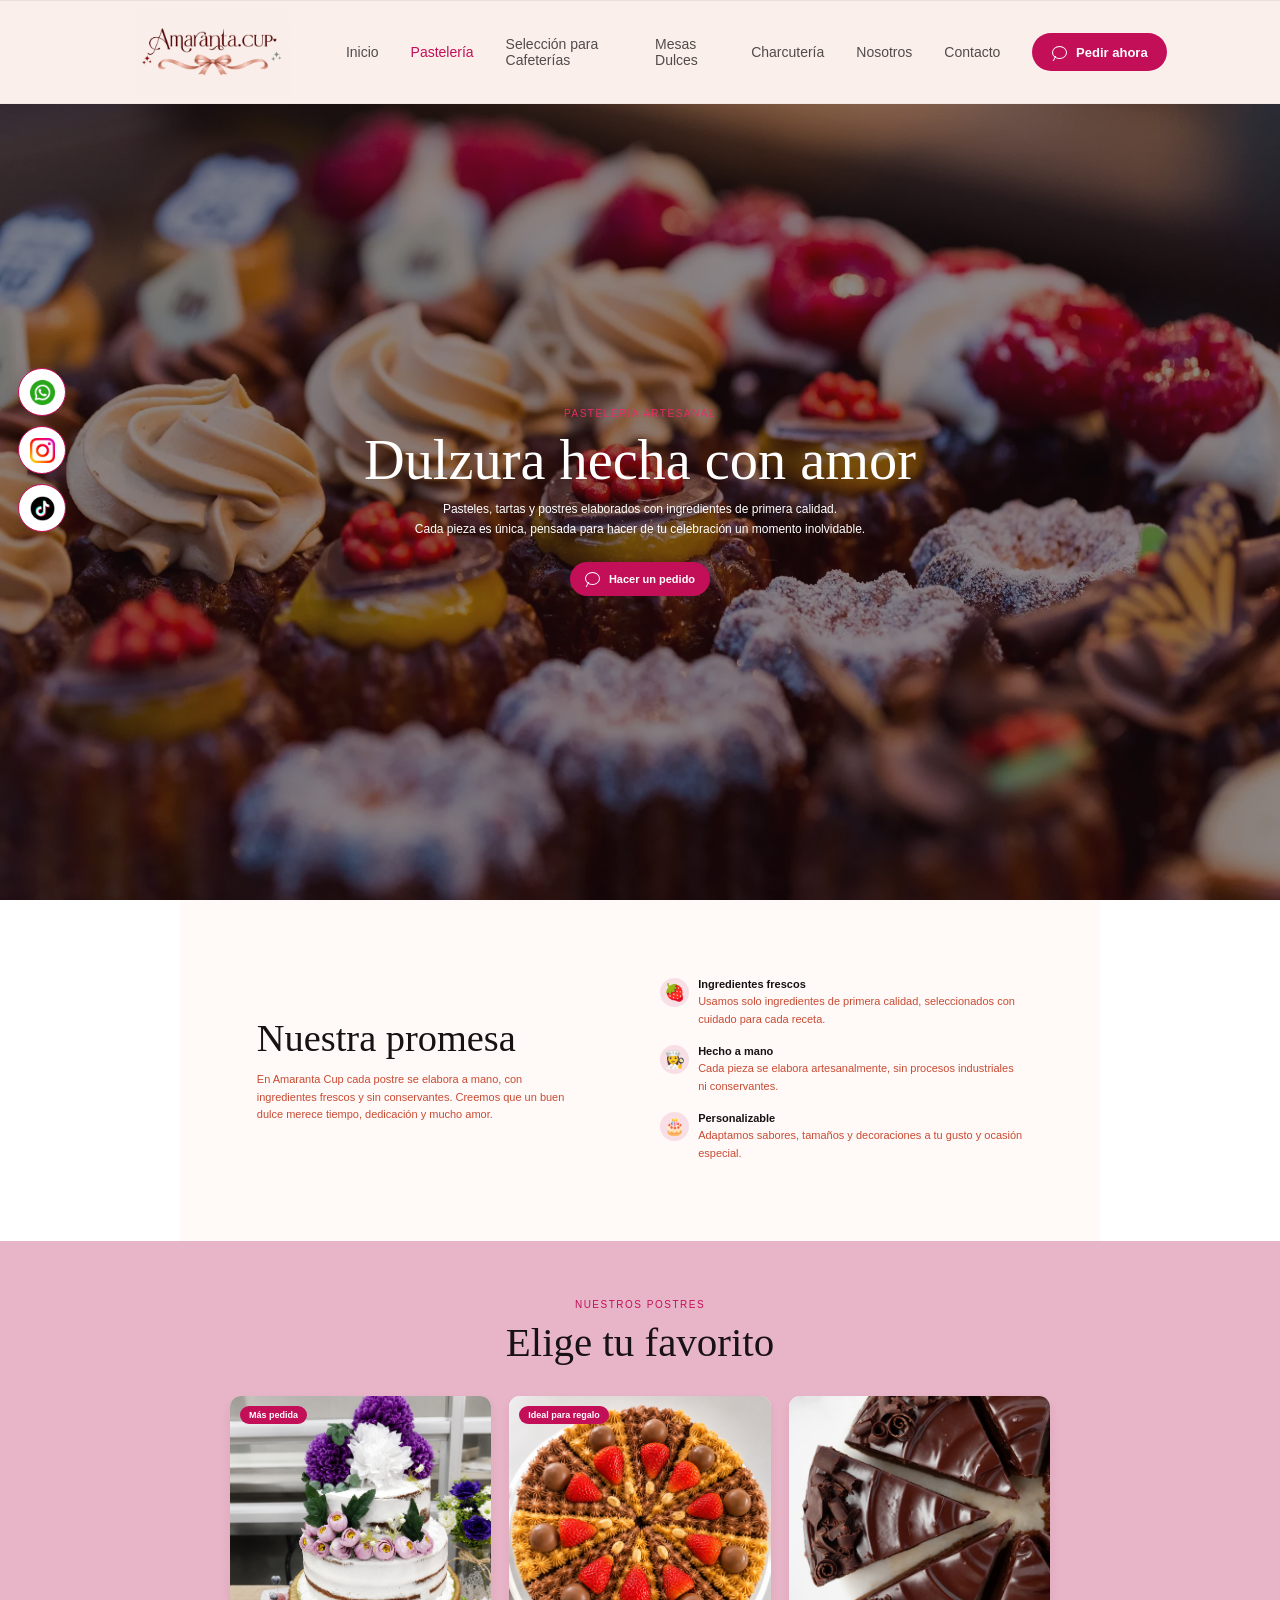
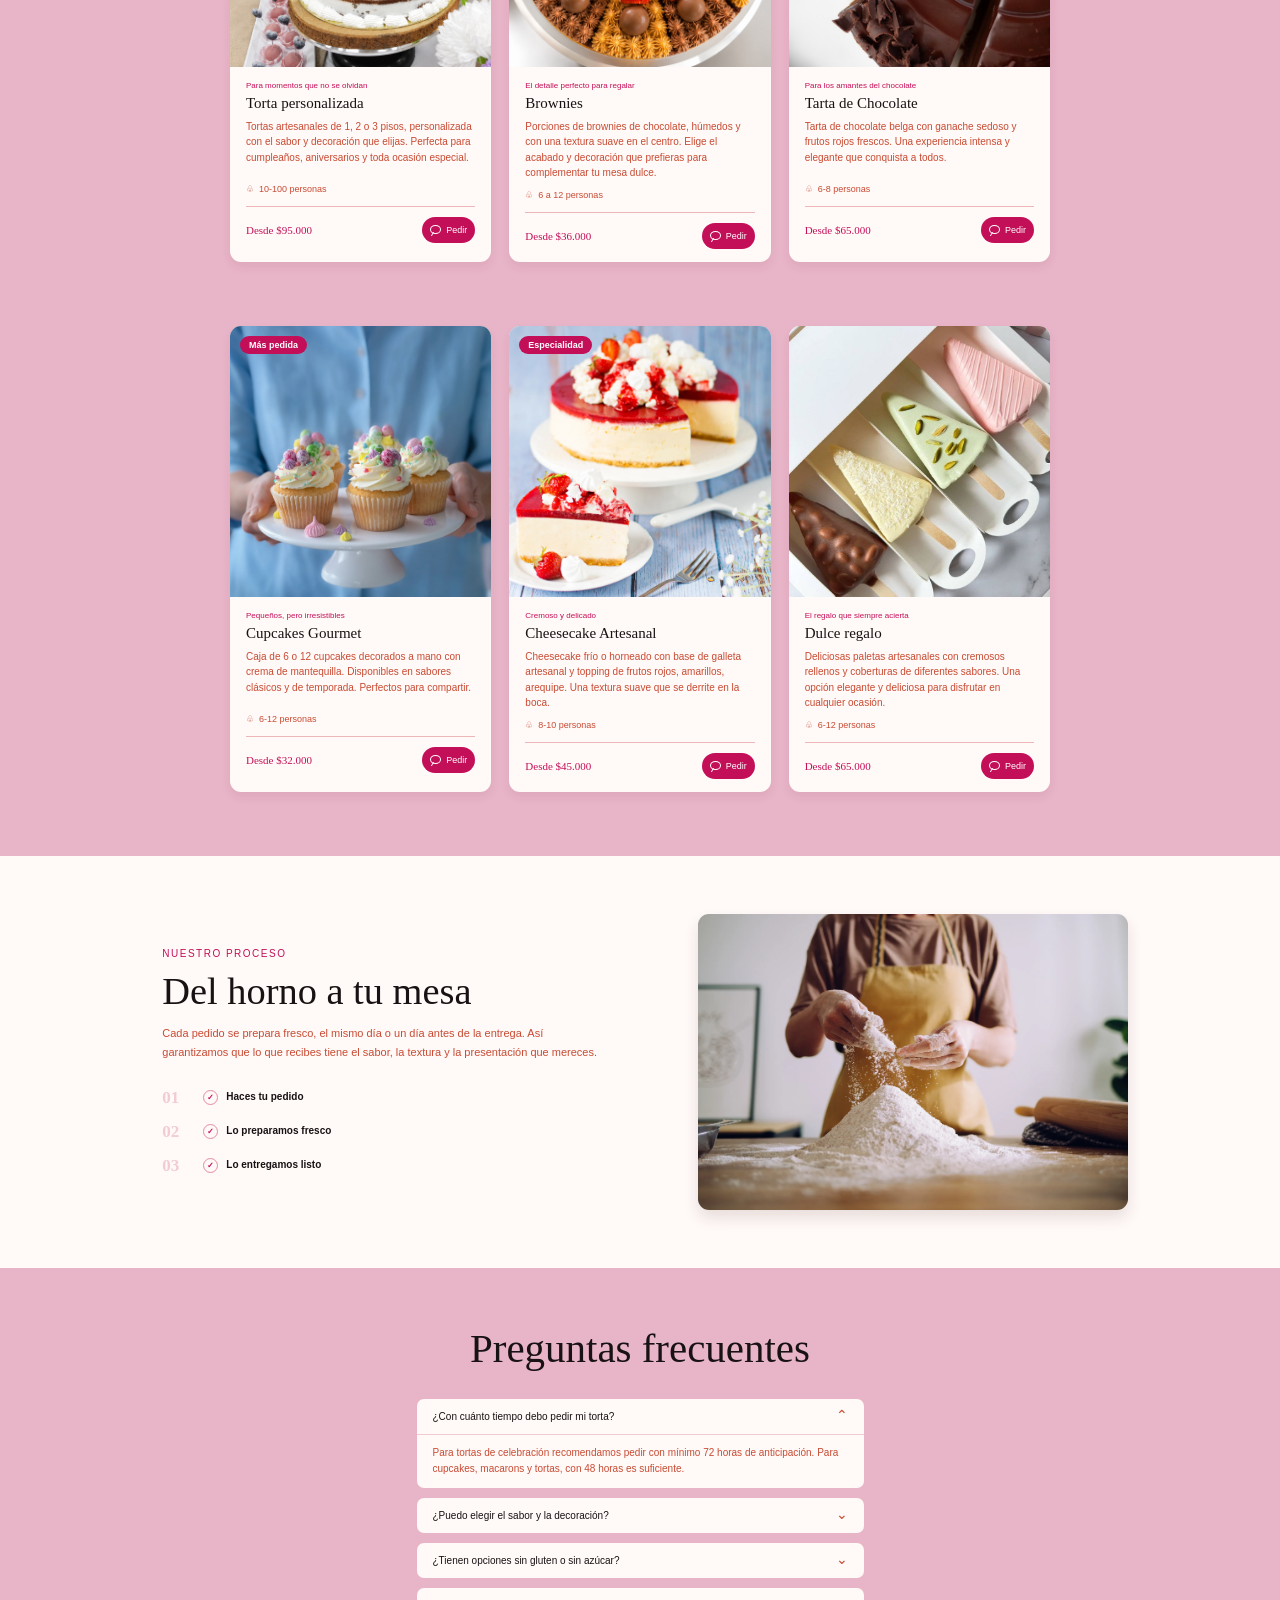
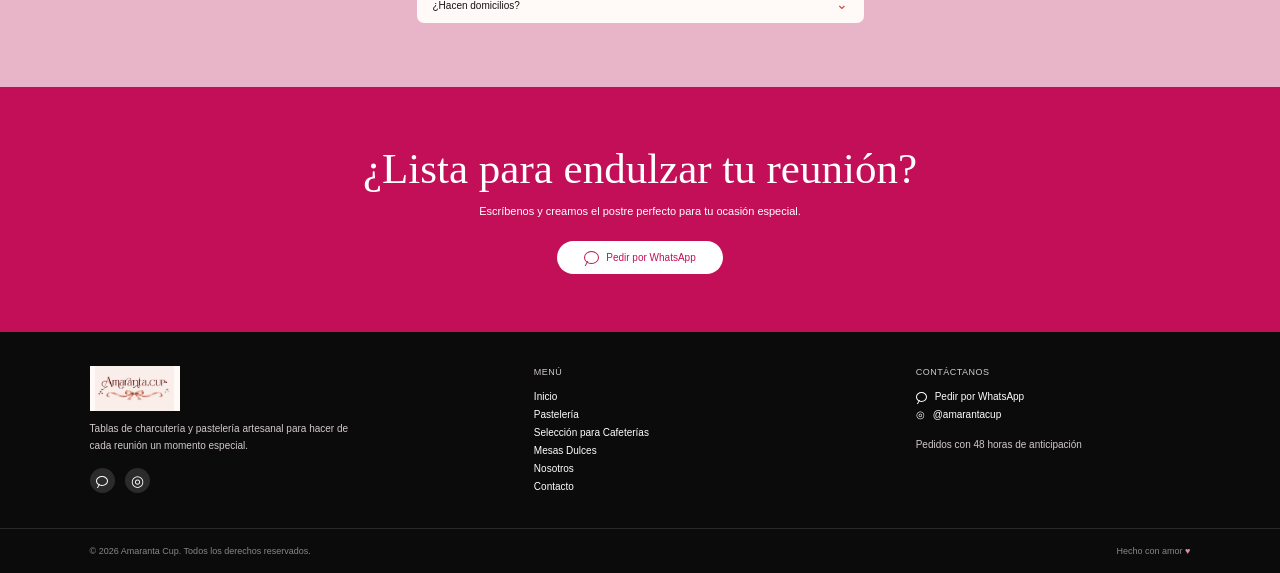
<file: pasteleria.html>
<!doctype html>
<html lang="es">
	<head>
		<meta charset="UTF-8" />
		<meta name="viewport" content="width=device-width, initial-scale=1.0" />
		<meta name="description" content="Explora nuestro catálogo de pastelería artesanal: tortas personalizadas, brownies, tartas de chocolate, cupcakes y cheesecake. Personalización total para tus eventos.">
		<meta name="keywords" content="pastelería, tortas personalizadas, brownies, cupcakes, cheesecake, tartas chocolate, postres bogotá">
		<link rel="canonical" href="https://amarantacup.com/pasteleria.html" />
		<meta property="og:title" content="Pastelería Artesanal - Amaranta Cup" />
		<meta property="og:description" content="Descubre nuestros deliciosos postres artesanales: tortas, brownies, cupcakes y más. Todos personalizables para tu ocasión especial." />
		<meta property="og:type" content="website" />
		<meta property="og:image" content="https://amarantacup.com/img/tortaPersonalizada.png" />
		<meta property="og:url" content="https://amarantacup.com/pasteleria.html" />
		<title>Pastelería Artesanal | Amaranta Cup - Tortas y Postres Personalizados Bogotá</title>
		<link rel="stylesheet" href="css/styles.css" />
	</head>
	<body>
		<header class="site-header">
			<a class="brand" href="index.html" aria-label="Amaranta Cup, inicio">
				<img src="img/log.jpg" alt="Amaranta Cup" />
			</a>

			<nav class="main-nav" aria-label="Navegación principal">
				<a href="index.html">Inicio</a>
				<!--<a href="charcuteria.html">Charcutería</a>-->
				<a href="https://canva.link/hqmy7xg1aeavrqn" target="_blank" rel="noopener noreferrer" aria-current="page">Pastelería</a>
				<a href="https://canva.link/otf6wijbyt92x03" target="_blank" rel="noopener noreferrer">Selección para Cafeterías</a>
				<a href="https://canva.link/1fuooa52gx30hf8" target="_blank" rel="noopener noreferrer">Mesas Dulces</a>
				<a href="https://canva.link/b5qrc4o11lzw1v3" target="_blank" rel="noopener noreferrer">Charcutería</a>
				<a href="nosotros.html">Nosotros</a>
				<a href="contacto.html">Contacto</a>
			</nav>

			<a class="order-button" href="#" data-whatsapp-message="Hola Amaranta Cup, quiero hacer un pedido.">
				<span class="chat-icon" aria-hidden="true"></span>
				Pedir ahora
			</a>
		</header>	


		<main>
			<section class="pastry-hero" aria-labelledby="pastry-hero-title">
				<div class="pastry-hero-content">
					<p class="pastry-hero-kicker">Pastelería artesanal</p>
					<h1 id="pastry-hero-title">Dulzura hecha con amor</h1>
					<p class="pastry-hero-description">
						Pasteles, tartas y postres elaborados con ingredientes de primera calidad.<br />
						Cada pieza es única, pensada para hacer de tu celebración un momento inolvidable.
					</p>
					  <a class="order-button pastry-hero-button" href="#" data-whatsapp-message="Hola Amaranta Cup, quiero hacer un pedido.">
						<span class="chat-icon" aria-hidden="true"></span>
						Hacer un pedido
					</a>
				</div>
			</section>

			<section class="promise-section" aria-labelledby="promise-title">
				<div class="promise-intro">
					<h2 id="promise-title">Nuestra promesa</h2>
					<p>En Amaranta Cup cada postre se elabora a mano, con ingredientes frescos y sin conservantes. Creemos que un buen dulce merece tiempo, dedicación y mucho amor.</p>
				</div>

				<div class="promise-list">
					<article class="promise-item">
						<div class="promise-icon" aria-hidden="true">🍓</div>
							<div>
								<h3>Ingredientes frescos</h3>
								<p>Usamos solo ingredientes de primera calidad, seleccionados con cuidado para cada receta.</p>
							</div>
						</article>

					<article class="promise-item">
						<div class="promise-icon" aria-hidden="true">👩‍🍳</div>
							<div>
								<h3>Hecho a mano</h3>
								<p>Cada pieza se elabora artesanalmente, sin procesos industriales ni conservantes.</p>
							</div>
						</article>

					<article class="promise-item">
						<div class="promise-icon" aria-hidden="true">🎂</div>
							<div>
								<h3>Personalizable</h3>
								<p>Adaptamos sabores, tamaños y decoraciones a tu gusto y ocasión especial.</p>
							</div>
						</article>
					</div>
			</section>

				<section class="pastry-products-section" aria-labelledby="pastry-products-title">
					<div class="pastry-products-heading">
						<p>Nuestros postres</p>
						<h2 id="pastry-products-title">Elige tu favorito</h2>
					</div>

					<div class="pastry-products-grid">
						<article class="pastry-product-card">
							<div class="pastry-product-image">
								<img src="img/tortaPersonalizada.png" alt="Torta personalizada decorada con flores y macarons" />
								<span>Más pedida</span>
							</div>
							<div class="pastry-product-content">
								<p class="pastry-product-kicker">Para momentos que no se olvidan</p>
								<h3>Torta personalizada</h3>
								<p>Tortas artesanales de 1, 2 o 3 pisos, personalizada con el sabor y decoración que elijas. Perfecta para cumpleaños, aniversarios y toda ocasión especial.</p>
								<p class="pastry-product-servings">♧&nbsp; 10-100 personas</p>
								<div class="pastry-product-footer">
									<strong>Desde $95.000</strong>
									  <a href="contacto.html"><span class="chat-icon" aria-hidden="true"></span>Pedir</a>
								</div>
							</div>
						</article>

						<article class="pastry-product-card">
							<div class="pastry-product-image">
								<img src="img/brownies.png" alt="Brownie decorado con fresas y chocolates" />
								<span>Ideal para regalo</span>
							</div>
							<div class="pastry-product-content">
								<p class="pastry-product-kicker">El detalle perfecto para regalar</p>
								<h3>Brownies</h3>
								<p>Porciones de brownies de chocolate, húmedos y con una textura suave en el centro. Elige el acabado y decoración que prefieras para complementar tu mesa dulce.</p>
								<p class="pastry-product-servings">♧&nbsp; 6 a 12 personas</p>
								<div class="pastry-product-footer">
									<strong>Desde $36.000</strong>
									  <a href="contacto.html"><span class="chat-icon" aria-hidden="true"></span>Pedir</a>
								</div>
							</div>
						</article>

						<article class="pastry-product-card">
							<div class="pastry-product-image">
								<img src="img/tartaChocolate.jpeg" alt="Tarta de chocolate cubierta con ganache y frutos rojos" />
							</div>
							<div class="pastry-product-content">
								<p class="pastry-product-kicker">Para los amantes del chocolate</p>
								<h3>Tarta de Chocolate</h3>
								<p>Tarta de chocolate belga con ganache sedoso y frutos rojos frescos. Una experiencia intensa y elegante que conquista a todos.</p>
								<p class="pastry-product-servings">♧&nbsp; 6-8 personas</p>
								<div class="pastry-product-footer">
									<strong>Desde $65.000</strong>
									  <a href="contacto.html"><span class="chat-icon" aria-hidden="true"></span>Pedir</a>
								</div>
							</div>
						</article>
					</div>
				</section>

				<section class="pastry-products-section pastry-products-section--additional" aria-labelledby="additional-products-title">
					<h2 id="additional-products-title" class="visually-hidden">Más opciones de pastelería</h2>
					<div class="pastry-products-grid">
						<article class="pastry-product-card">
							<div class="pastry-product-image">
								<img src="img/cupcakes.webp" alt="Cupcakes gourmet decorados con crema de mantequilla" />
								<span>Más pedida</span>
							</div>
							<div class="pastry-product-content">
								<p class="pastry-product-kicker">Pequeños, pero irresistibles</p>
								<h3>Cupcakes Gourmet</h3>
								<p>Caja de 6 o 12 cupcakes decorados a mano con crema de mantequilla. Disponibles en sabores clásicos y de temporada. Perfectos para compartir.</p>
								<p class="pastry-product-servings">♧&nbsp; 6-12 personas</p>
								<div class="pastry-product-footer">
									<strong>Desde $32.000</strong>
									  <a href="contacto.html"><span class="chat-icon" aria-hidden="true"></span>Pedir</a>
								</div>
							</div>
						</article>

						<article class="pastry-product-card">
							<div class="pastry-product-image">
								<img src="img/cheesecake.webp" alt="Cheesecake artesanal con frutos rojos" />
								<span>Especialidad</span>
							</div>
							<div class="pastry-product-content">
								<p class="pastry-product-kicker">Cremoso y delicado</p>
								<h3>Cheesecake Artesanal</h3>
								<p>Cheesecake frío o horneado con base de galleta artesanal y topping de frutos rojos, amarillos, arequipe. Una textura suave que se derrite en la boca.</p>
								<p class="pastry-product-servings">♧&nbsp; 8-10 personas</p>
								<div class="pastry-product-footer">
									<strong>Desde $45.000</strong>
									  <a href="contacto.html"><span class="chat-icon" aria-hidden="true"></span>Pedir</a>
								</div>
							</div>
						</article>

						<article class="pastry-product-card">
							<div class="pastry-product-image">
								<img src="img/dulceregalo.jpeg" alt="Dulces artesanales de regalo con diferentes sabores" />
							</div>
							<div class="pastry-product-content">
								<p class="pastry-product-kicker">El regalo que siempre acierta</p>
								<h3>Dulce regalo</h3>
								<p>Deliciosas paletas artesanales con cremosos rellenos y coberturas de diferentes sabores. Una opción elegante y deliciosa para disfrutar en cualquier ocasión.</p>
								<p class="pastry-product-servings">♧&nbsp; 6-12 personas</p>
								<div class="pastry-product-footer">
									<strong>Desde $65.000</strong>
									  <a href="contacto.html"><span class="chat-icon" aria-hidden="true"></span>Pedir</a>
								</div>
							</div>
						</article>
					</div>
				</section>

				<section class="process-section" aria-labelledby="process-title">
					<div class="process-content">
						<p class="process-kicker">Nuestro proceso</p>
						<h2 id="process-title">Del horno a tu mesa</h2>
						<p class="process-description">Cada pedido se prepara fresco, el mismo día o un día antes de la entrega. Así garantizamos que lo que recibes tiene el sabor, la textura y la presentación que mereces.</p>

						<ol class="process-steps">
							<li><span>01</span><strong>Haces tu pedido</strong></li>
							<li><span>02</span><strong>Lo preparamos fresco</strong></li>
							<li><span>03</span><strong>Lo entregamos listo</strong></li>
						</ol>
					</div>

					<div class="process-media">
						<img src="img/hornoMesa.webp" alt="Persona preparando masa fresca sobre una mesa de cocina" />
					</div>
				</section>

				<section class="faq-section" aria-labelledby="faq-title">
					<h2 id="faq-title">Preguntas frecuentes</h2>
					<div class="faq-list">
						<details class="faq-item" open>
							<summary>¿Con cuánto tiempo debo pedir mi torta?</summary>
							<p>Para tortas de celebración recomendamos pedir con mínimo 72 horas de anticipación. Para cupcakes, macarons y tortas, con 48 horas es suficiente.</p>
						</details>
						<details class="faq-item">
							<summary>¿Puedo elegir el sabor y la decoración?</summary>
							<p>¡Sí! Todos nuestros productos son personalizables. Cuéntanos el sabor, el color, el mensaje o el tema que quieres y lo hacemos realidad.</p>
						</details>
						<details class="faq-item">
							<summary>¿Tienen opciones sin gluten o sin azúcar?</summary>
							<p>Sí, tenemos opciones adaptadas para diferentes necesidades. Escríbenos y te contamos qué alternativas tenemos disponibles</p>
						</details>
						<details class="faq-item">
							<summary>¿Hacen domicilios?</summary>
							<p>Sí, hacemos entregas a domicilio en Bogotá. El costo varía según la zona. Escríbenos por WhatsApp para confirmar cobertura y horario de entrega</p>
						</details>
					</div>
				</section>			

				<section class="pastry-final-cta" aria-labelledby="pastry-final-cta-title">
					<div>
						<h2 id="pastry-final-cta-title">¿Lista para endulzar tu reunión?</h2>
						<p>Escríbenos y creamos el postre perfecto para tu ocasión especial.</p>
						<a href="#" data-whatsapp-message="Hola Amaranta Cup, quiero hacer un pedido.">
							<span class="chat-icon" aria-hidden="true"></span>
							Pedir por WhatsApp
						</a>
					</div>
				</section>

		</main>
        <div class="floating-socials" aria-label="Enlaces rápidos">
          <a class="floating-whatsapp" href="https://wa.me/573128997149?text=Hola%20Amaranta%20Cup%2C%20quiero%20hacer%20un%20pedido." data-whatsapp-message="Hola Amaranta Cup, quiero hacer un pedido." aria-label="Pedir por WhatsApp">
            <img src="img/whatsapp.png" alt="" />
            <span class="floating-socials-label">Pedir por WhatsApp</span>
          </a>
          <a href="https://instagram.com/amaranta.cup" target="_blank" rel="noreferrer" aria-label="Instagram de Amaranta Cup">
            <img src="img/instagram.jpeg" alt="" />
            <span class="floating-socials-label">@amarantacup en Instagram</span>
          </a>
          <a href="https://www.tiktok.com/@amaranta.cup" target="_blank" rel="noreferrer" aria-label="TikTok de Amaranta Cup">
            <img src="img/tiktok.png" alt="" />
            <span class="floating-socials-label">@amarantacup en TikTok</span>
          </a>
        </div>

        <footer class="site-footer">
      <div class="footer-main">
        <div class="footer-brand-column">
          <a class="footer-brand" href="index.html" aria-label="Amaranta Cup, inicio">
            <img src="img/log.jpg" alt="Amaranta Cup" />
          </a>
          <p>Tablas de charcutería y pastelería artesanal para hacer de cada reunión un momento especial.</p>
          <div class="footer-socials" aria-label="Redes sociales">
			<a href="#" aria-label="Contactar por WhatsApp" data-whatsapp-message="Hola Amaranta Cup, quiero contactarlos por WhatsApp."><span class="chat-icon" aria-hidden="true"></span></a>
            <a href="https://instagram.com/amaranta.cup" target="_blank" rel="noreferrer" aria-label="Instagram de Amaranta Cup">◎</a>
          </div>
        </div>

        <nav class="footer-menu" aria-label="Menú del pie de página">
          <h2>Menú</h2>
          <a href="index.html">Inicio</a>
          <!--<a href="charcuteria.html">Charcutería</a>-->
          <a href="https://canva.link/hqmy7xg1aeavrqn" target="_blank" rel="noopener noreferrer">Pastelería</a>
          <a href="https://canva.link/otf6wijbyt92x03" target="_blank" rel="noopener noreferrer">Selección para Cafeterías</a>
          <a href="https://canva.link/1fuooa52gx30hf8" target="_blank" rel="noopener noreferrer">Mesas Dulces</a>
          <a href="nosotros.html">Nosotros</a>
          <a href="contacto.html">Contacto</a>
        </nav>

        <div class="footer-contact">
          <h2>Contáctanos</h2>
		  <a href="#" data-whatsapp-message="Hola Amaranta Cup, quiero hacer un pedido."><span class="chat-icon" aria-hidden="true"></span>Pedir por WhatsApp</a>
          <a href="https://instagram.com/amaranta.cup" target="_blank" rel="noreferrer"><span aria-hidden="true">◎</span>@amarantacup</a>
          <p>Pedidos con 48 horas de anticipación</p>
        </div>
      </div>

      <div class="footer-bottom">
        <p>© 2026 Amaranta Cup. Todos los derechos reservados.</p>
        <p>Hecho con amor <span aria-hidden="true">♥</span></p>
      </div>
    </footer>

		<script>
			// Accordion behavior: allow only one open at a time
			document.addEventListener('DOMContentLoaded', function () {
				var items = document.querySelectorAll('.faq-item');
				items.forEach(function (item) {
					item.addEventListener('toggle', function () {
						if (item.open) {
							items.forEach(function (other) { if (other !== item) other.open = false; });
						}
					});
				});
			});
		</script>	
		<script src="js/whatsapp.js"></script>



	</body>
</html>
</file>
<file: css/styles.css>
:root {
  --header-bg: #FAEFEB;
  --ink: #514b4b;
  --accent: #c30f58;
}

* {
  box-sizing: border-box;
}

body {
  margin: 0;
  color: var(--ink);
  font-family: "Trebuchet MS", sans-serif;
}

.site-header {
  min-height: 104px;
  padding: 0 8.8%;
  display: flex;
  align-items: center;
  justify-content: space-between;
  gap: 32px;
  background: var(--header-bg);
  border-top: 1px solid #eadfdd;
  border-bottom: 1px solid #f1e7e5;
}

.brand {
  display: inline-flex;
  align-items: center;
  width: 222px;
  height: 88px;
  color: #b5114e;
  text-decoration: none;
}

.brand img {
  display: block;
  width: 100%;
  height: 100%;
  object-fit: contain;
}

.main-nav {
  display: flex;
  align-items: center;
  gap: 32px;
  margin-left: auto;
}

.main-nav a {
  padding: 12px 0;
  color: var(--ink);
  font-size: 14px;
  text-decoration: none;
  transition: color 160ms ease;
}

.main-nav a:hover,
.main-nav a[aria-current="page"] {
  color: var(--accent);
}

.order-button {
  display: inline-flex;
  align-items: center;
  justify-content: center;
  gap: 9px;
  min-width: 135px;
  min-height: 38px;
  padding: 0 19px;
  border-radius: 22px;
  background: var(--accent);
  color: #fff;
  font-size: 13px;
  font-weight: 700;
  text-decoration: none;
  transition: background 160ms ease, transform 160ms ease;
}

.order-button:hover {
  background: #a70c4a;
  transform: translateY(-1px);
}

.chat-icon {
  width: 15px;
  height: 13px;
  position: relative;
  display: inline-block;
  border: 1.5px solid currentColor;
  border-radius: 50%;
}

.chat-icon::after {
  content: "";
  position: absolute;
  bottom: -3px;
  left: 1px;
  width: 5px;
  height: 5px;
  border-left: 1.5px solid currentColor;
  transform: skew(-28deg);
}

.floating-socials {
  position: fixed;
  top: 50%;
  left: 18px;
  z-index: 10;
  display: flex;
  flex-direction: column;
  gap: 10px;
  transform: translateY(-50%);
}

.floating-socials a {
  display: inline-flex;
  align-items: center;
  justify-content: center;
  width: 48px;
  height: 48px;
  border: 1px solid var(--accent);
  border-radius: 50%;
  background: #fff;
  color: var(--accent);
  font-size: 25px;
  line-height: 1;
  text-decoration: none;
  box-shadow: 0 4px 14px rgba(48, 16, 28, 0.22);
  transition: background 160ms ease, transform 160ms ease, box-shadow 160ms ease;
}

.floating-socials a:hover,
.floating-socials a:focus-visible {
  background: #fff0f4;
  transform: translateY(-2px);
  box-shadow: 0 6px 18px rgba(48, 16, 28, 0.3);
}

.floating-socials a:focus-visible {
  outline: 3px solid var(--accent);
  outline-offset: 3px;
}

.floating-socials img {
  display: block;
  width: 25px;
  height: 25px;
  object-fit: contain;
}

.floating-socials .chat-icon {
  width: 21px;
  height: 18px;
  border-width: 2px;
}

.floating-socials .chat-icon::after {
  bottom: -5px;
  left: 2px;
  width: 7px;
  height: 7px;
  border-left-width: 2px;
}

.floating-socials-label {
  position: absolute;
  width: 1px;
  height: 1px;
  overflow: hidden;
  clip: rect(0 0 0 0);
  white-space: nowrap;
  clip-path: inset(50%);
}

.hero {
  min-height: calc(100vh - 104px);
  padding: 72px 6%;
  position: relative;
  display: grid;
  place-items: center;
  overflow: hidden;
  isolation: isolate;
  background: url("../img/cheesecake.webp") center center / cover no-repeat;
}

.hero::before {
  content: "";
  position: absolute;
  inset: 0;
  z-index: -1;
  background: rgba(28, 16, 18, 0.47);
}

.hero-content {
  max-width: 850px;
  color: #fff;
  text-align: center;
  animation: hero-enter 700ms ease-out both;
}

.hero-kicker {
  margin: 0 0 18px;
  color: #e62b68;
  font-size: 13px;
  font-weight: 500;
  letter-spacing: 2px;
  text-transform: uppercase;
}

.hero h1 {
  max-width: 820px;
  margin: 0 auto 20px;
  font-family: Georgia, serif;
  font-size: clamp(48px, 5.3vw, 76px);
  font-weight: 400;
  line-height: 0.98;
}

.hero-description {
  max-width: 690px;
  margin: 0 auto 38px;
  font-size: 18px;
  line-height: 1.55;
}

.hero-actions {
  display: flex;
  justify-content: center;
  align-items: center;
  gap: 16px;
}

.hero-button {
  min-width: 184px;
}

.hero-button--secondary {
  border: 1px solid rgba(255, 255, 255, 0.7);
  background: rgba(40, 27, 29, 0.22);
}

.hero-button--secondary:hover {
  background: rgba(255, 255, 255, 0.18);
}

.pastry-hero {
  min-height: calc(100vh - 104px);
  padding: 72px 6%;
  position: relative;
  display: grid;
  place-items: center;
  overflow: hidden;
  isolation: isolate;
  background: url("../img/fondoPasteleria.webp") center center / cover no-repeat;
}

.pastry-hero::before {
  content: "";
  position: absolute;
  inset: 0;
  z-index: -1;
  background: rgba(25, 12, 17, 0.5);
}

.pastry-hero-content {
  max-width: 700px;
  color: #fff;
  text-align: center;
  animation: hero-enter 700ms ease-out both;
}

.pastry-hero-kicker {
  margin: 0 0 13px;
  color: #e62b68;
  font-size: 10px;
  letter-spacing: 1.5px;
  text-transform: uppercase;
}

.pastry-hero h1 {
  margin: 0 0 12px;
  font-family: Georgia, serif;
  font-size: clamp(43px, 4.4vw, 62px);
  font-weight: 400;
  line-height: 1;
}

.pastry-hero-description {
  margin: 0 auto 23px;
  font-size: 12px;
  line-height: 1.6;
}

.pastry-hero-button {
  min-width: 134px;
  min-height: 34px;
  padding: 0 15px;
  font-size: 11px;
}

.about-hero {
  min-height: calc(100vh - 104px);
  padding: 72px 6%;
  position: relative;
  display: grid;
  place-items: center;
  overflow: hidden;
  isolation: isolate;
  background: url("../img/fondoNosotros.webp") center center / cover no-repeat;
}

.about-hero::before {
  content: "";
  position: absolute;
  inset: 0;
  z-index: -1;
  background: rgba(14, 20, 27, 0.62);
}

.about-hero-content {
  max-width: 700px;
  color: #fff;
  text-align: center;
  animation: hero-enter 700ms ease-out both;
}

.about-hero-kicker {
  margin: 0 0 13px;
  color: #fff;
  font-size: 10px;
}

.about-hero h1 {
  margin: 0 0 13px;
  font-family: Georgia, serif;
  font-size: clamp(42px, 4.5vw, 62px);
  font-weight: 700;
  line-height: 0.98;
}

.about-hero-description {
  max-width: 620px;
  margin: 0 auto;
  font-size: 12px;
  line-height: 1.65;
}

.about-story-section {
  display: grid;
  grid-template-columns: minmax(0, 1fr) minmax(0, 1fr);
  align-items: center;
  gap: 7%;
  padding: 58px 7%;
  background: #fff9f7;
}

.about-story-content {
  max-width: 440px;
  justify-self: end;
}

.about-story-content h2 {
  margin: 0 0 15px;
  color: #181214;
  font-family: Georgia, serif;
  font-size: clamp(32px, 3.5vw, 45px);
  font-weight: 700;
  line-height: 1.05;
}

.about-story-content p {
  margin: 0 0 13px;
  color: #c84b33;
  font-size: 11px;
  line-height: 1.65;
}

.about-story-content p:last-child {
  margin-bottom: 0;
}

.about-story-media {
  max-width: 430px;
  justify-self: start;
}

.about-story-media img {
  display: block;
  width: 100%;
  aspect-ratio: 0.94;
  border-radius: 11px;
  object-fit: cover;
  box-shadow: 0 8px 15px rgba(69, 34, 30, 0.12);
}

.values-section {
  padding: 58px 6px 45px;
  background: #f7e5e9;
}

.values-section > h2 {
  margin: 0 0 30px;
  color: #181214;
  font-family: Georgia, serif;
  font-size: clamp(31px, 3.3vw, 43px);
  font-weight: 700;
  line-height: 1.1;
  text-align: center;
}

.values-grid {
  display: grid;
  grid-template-columns: repeat(4, minmax(0, 1fr));
  gap: 16px;
  max-width: 920px;
  margin: 0 auto;
}

.value-card {
  min-height: 178px;
  padding: 17px 15px 14px;
  border: 1px solid #f0b7a7;
  border-radius: 10px;
  background: #fff9f7;
  text-align: center;
}

.value-icon {
  display: grid;
  width: 34px;
  height: 34px;
  margin: 0 auto 15px;
  place-items: center;
  border-radius: 50%;
  background: #f8dfe6;
  color: var(--accent);
  font-size: 20px;
}

.value-card h3 {
  margin: 0 0 9px;
  color: #181214;
  font-family: Georgia, serif;
  font-size: 13px;
  font-weight: 700;
  line-height: 1.2;
}

.value-card p {
  margin: 0;
  color: #c84b33;
  font-size: 10px;
  line-height: 1.55;
}

.promise-section {
  display: grid;
  grid-template-columns: minmax(0, 0.9fr) minmax(0, 1fr);
  align-items: center;
  gap: 10%;
  width: min(100%, 920px);
  margin: 0 auto;
  padding: 78px 6%;
  background: #fff9f7;
}

.promise-intro {
  max-width: 330px;
}

.promise-intro h2 {
  margin: 0 0 12px;
  color: #181214;
  font-family: Georgia, serif;
  font-size: clamp(30px, 3vw, 39px);
  font-weight: 400;
  line-height: 1.1;
}

.promise-intro p,
.promise-item p {
  margin: 0;
  color: #c84b33;
  font-size: 11px;
  line-height: 1.6;
}

.promise-list {
  display: grid;
  gap: 17px;
}

.promise-item {
  display: grid;
  grid-template-columns: 29px minmax(0, 1fr);
  gap: 9px;
  align-items: start;
}

.promise-icon {
  display: grid;
  width: 29px;
  height: 29px;
  place-items: center;
  border-radius: 50%;
  background: #f8dfe6;
  color: var(--accent);
  font-size: 17px;
  line-height: 1;
}

.promise-item h3 {
  margin: 0 0 3px;
  color: #181214;
  font-size: 11px;
  font-weight: 700;
}

.pastry-products-section {
  padding: 58px 6% 64px;
  background: #e8b4c7;
}

.pastry-products-section--additional {
  padding-top: 0;
}

.visually-hidden {
  position: absolute;
  width: 1px;
  height: 1px;
  overflow: hidden;
  clip: rect(0 0 0 0);
  white-space: nowrap;
  clip-path: inset(50%);
}

.pastry-products-heading {
  margin-bottom: 31px;
  text-align: center;
}

.pastry-products-heading > p {
  margin: 0 0 10px;
  color: var(--accent);
  font-size: 10px;
  letter-spacing: 1.5px;
  text-transform: uppercase;
}

.pastry-products-heading h2 {
  margin: 0;
  color: #181214;
  font-family: Georgia, serif;
  font-size: clamp(32px, 3.2vw, 43px);
  font-weight: 400;
  line-height: 1.1;
}

.pastry-products-grid {
  display: grid;
  grid-template-columns: repeat(3, minmax(0, 1fr));
  gap: 18px;
  max-width: 820px;
  margin: 0 auto;
}

.pastry-product-card {
  overflow: hidden;
  border-radius: 11px;
  background: #fff9f7;
  box-shadow: 0 5px 10px rgba(101, 42, 63, 0.08);
}

.pastry-product-image {
  height: 271px;
  position: relative;
  overflow: hidden;
}

.pastry-product-image img {
  display: block;
  width: 100%;
  height: 100%;
  object-fit: cover;
}

.pastry-product-image span {
  position: absolute;
  top: 10px;
  left: 10px;
  padding: 4px 9px;
  border-radius: 12px;
  background: var(--accent);
  color: #fff;
  font-size: 9px;
  font-weight: 700;
}

.pastry-product-content {
  min-height: 184px;
  padding: 14px 16px 13px;
}

.pastry-product-content h3 {
  margin: 0 0 7px;
  color: #181214;
  font-family: Georgia, serif;
  font-size: 15px;
  font-weight: 400;
}

.pastry-product-kicker {
  margin: 0 0 5px;
  color: var(--accent);
  font-size: 8px;
}

.pastry-product-content > p:not(.pastry-product-kicker):not(.pastry-product-servings) {
  min-height: 56px;
  margin: 0;
  color: #c84b33;
  font-size: 10px;
  line-height: 1.55;
}

.pastry-product-servings {
  margin: 9px 0 12px;
  color: #c84b33;
  font-size: 9px;
}

.pastry-product-footer {
  display: flex;
  align-items: center;
  justify-content: space-between;
  gap: 8px;
  padding-top: 10px;
  border-top: 1px solid #edb7ba;
}

.pastry-product-footer strong {
  color: var(--accent);
  font-family: Georgia, serif;
  font-size: 11px;
  font-weight: 400;
}

.pastry-product-footer a {
  display: inline-flex;
  align-items: center;
  justify-content: center;
  gap: 5px;
  min-width: 49px;
  min-height: 26px;
  padding: 0 8px;
  border-radius: 15px;
  background: var(--accent);
  color: #fff;
  font-size: 9px;
  text-decoration: none;
}

.pastry-product-footer .chat-icon {
  width: 11px;
  height: 9px;
}

.pastry-product-footer .chat-icon::after {
  bottom: -3px;
  width: 4px;
  height: 4px;
}

.process-section {
  display: grid;
  grid-template-columns: minmax(0, 1fr) minmax(0, 0.94fr);
  align-items: center;
  gap: 8%;
  padding: 58px 8%;
  background: #fff9f7;
}

.process-content {
  max-width: 470px;
  justify-self: end;
}

.process-kicker {
  margin: 0 0 11px;
  color: var(--accent);
  font-size: 10px;
  letter-spacing: 1.5px;
  text-transform: uppercase;
}

.process-content h2 {
  margin: 0 0 12px;
  color: #181214;
  font-family: Georgia, serif;
  font-size: clamp(31px, 3vw, 40px);
  font-weight: 400;
  line-height: 1.1;
}

.process-description {
  max-width: 450px;
  margin: 0;
  color: #c84b33;
  font-size: 11px;
  line-height: 1.65;
}

.process-steps {
  display: grid;
  gap: 14px;
  margin: 27px 0 0;
  padding: 0;
  list-style: none;
}

.process-steps li {
  display: flex;
  align-items: center;
  gap: 10px;
  color: #181214;
  font-size: 10px;
}

.process-steps span {
  width: 31px;
  color: #f1cbd5;
  font-family: Georgia, serif;
  font-size: 17px;
  font-weight: 700;
}

.process-steps strong::before {
  content: "✓";
  display: inline-grid;
  width: 13px;
  height: 13px;
  margin-right: 8px;
  place-items: center;
  border: 1px solid #e78ba5;
  border-radius: 50%;
  color: var(--accent);
  font-size: 8px;
}

.process-media {
  max-width: 430px;
  justify-self: start;
}

.process-media img {
  display: block;
  width: 100%;
  aspect-ratio: 1.45;
  border-radius: 11px;
  object-fit: cover;
  box-shadow: 0 8px 15px rgba(69, 34, 30, 0.12);
}

.faq-section {
  padding: 58px 6% 64px;
  background: #e8b4c7;
}

.faq-section h2 {
  margin: 0 0 28px;
  color: #181214;
  font-family: Georgia, serif;
  font-size: clamp(32px, 3.2vw, 43px);
  font-weight: 400;
  line-height: 1.1;
  text-align: center;
}

.faq-list {
  display: grid;
  gap: 10px;
  max-width: 447px;
  margin: 0 auto;
}

.faq-item {
  overflow: hidden;
  border-radius: 7px;
  background: #fff9f7;
}

.faq-item summary {
  display: flex;
  align-items: center;
  justify-content: space-between;
  min-height: 35px;
  padding: 0 16px;
  cursor: pointer;
  color: #181214;
  font-size: 10px;
  list-style: none;
}

.faq-item summary::-webkit-details-marker {
  display: none;
}

.faq-item summary::after {
  content: "⌄";
  color: #c84b33;
  font-size: 14px;
  line-height: 1;
  transform: translateY(-2px);
}

.faq-item[open] summary::after {
  content: "⌃";
}

.faq-item p {
  margin: 0;
  padding: 10px 16px 12px;
  border-top: 1px solid #f2cbd2;
  color: #c84b33;
  font-size: 10px;
  line-height: 1.55;
}

.pastry-final-cta {
  display: grid;
  min-height: 245px;
  padding: 45px 6%;
  place-items: center;
  background: var(--accent);
}

.pastry-final-cta > div {
  max-width: 600px;
  color: #fff;
  text-align: center;
}

.pastry-final-cta h2 {
  margin: 0 0 12px;
  font-family: Georgia, serif;
  font-size: clamp(32px, 3.5vw, 43px);
  font-weight: 400;
  line-height: 1.05;
}

.pastry-final-cta p {
  margin: 0 auto 21px;
  font-size: 11px;
  line-height: 1.5;
}

.pastry-final-cta a {
  display: inline-flex;
  align-items: center;
  justify-content: center;
  gap: 7px;
  min-width: 166px;
  min-height: 33px;
  padding: 0 15px;
  border-radius: 18px;
  background: #fff;
  color: var(--accent);
  font-size: 10px;
  text-decoration: none;
  transition: background 160ms ease, transform 160ms ease;
}

.pastry-final-cta a:hover {
  background: #fff0f4;
  transform: translateY(-1px);
}

.contact-intro {
  display: grid;
  min-height: 310px;
  padding: 55px 6%;
  place-content: center;
  background: #f7e5e9;
  text-align: center;
}

.contact-kicker {
  margin: 0 0 12px;
  color: var(--accent);
  font-size: 10px;
}

.contact-intro h1 {
  margin: 0 0 15px;
  color: #090708;
  font-family: Georgia, serif;
  font-size: clamp(36px, 4vw, 52px);
  font-weight: 700;
  line-height: 0.98;
}

.contact-intro > p:last-child {
  margin: 0;
  color: #c84b33;
  font-size: 12px;
  line-height: 1.5;
}

.contact-details-section {
  display: grid;
  grid-template-columns: minmax(0, 1fr) minmax(0, 1fr);
  gap: 28px;
  max-width: 940px;
  margin: 0 auto;
  padding: 48px 6% 64px;
  background: #fff9f7;
}

.whatsapp-card,
.contact-info-card {
  min-height: 226px;
  padding: 21px;
  border-radius: 11px;
}

.whatsapp-card {
  color: #fff;
  background: var(--accent);
  box-shadow: 0 7px 14px rgba(101, 42, 63, 0.12);
}

.whatsapp-card-icon {
  display: grid;
  width: 38px;
  height: 38px;
  margin-bottom: 16px;
  place-items: center;
  border-radius: 50%;
  background: rgba(255, 255, 255, 0.2);
}

.whatsapp-card-icon .chat-icon {
  width: 17px;
  height: 15px;
}

.whatsapp-card h2,
.contact-info-card h2 {
  margin: 0 0 8px;
  font-family: Georgia, serif;
  font-size: 20px;
  font-weight: 400;
}

.whatsapp-card p {
  max-width: 315px;
  margin: 0 0 18px;
  font-size: 10px;
  line-height: 1.55;
}

.whatsapp-card-button {
  display: inline-flex;
  align-items: center;
  justify-content: center;
  gap: 7px;
  min-width: 127px;
  min-height: 30px;
  padding: 0 13px;
  border-radius: 4px;
  background: #fff;
  color: var(--accent);
  font-size: 10px;
  text-decoration: none;
}

.whatsapp-card small {
  display: block;
  margin-top: 15px;
  font-size: 8px;
}

.contact-info-card {
  border: 1px solid #f0b7a7;
  background: #fff9f7;
}

.contact-info-card h2 {
  color: #181214;
}

.contact-info-card dl {
  display: grid;
  gap: 11px;
  margin: 0;
}

.contact-info-row {
  display: grid;
  grid-template-columns: 29px minmax(0, 1fr);
  gap: 9px;
  align-items: center;
}

.contact-info-row dt {
  display: grid;
  width: 27px;
  height: 27px;
  place-items: center;
  border-radius: 50%;
  background: #f8dfe6;
  color: var(--accent);
  font-size: 15px;
}

.contact-info-row dd {
  margin: 0;
  color: #181214;
  font-size: 10px;
}

.contact-info-row dd span {
  display: block;
  margin-bottom: 2px;
  color: #c84b33;
  font-size: 8px;
}

.contact-info-row a,
.contact-info-row dd p {
  margin: 0;
  color: #181214;
  font-size: 10px;
  text-decoration: none;
}

.contact-info-row a:hover {
  color: var(--accent);
}

.arrow-icon {
  font-size: 21px;
  line-height: 0;
}

.specialty-section {
  display: grid;
  grid-template-columns: minmax(0, 1fr) minmax(0, 0.94fr);
  align-items: center;
  gap: 6.2%;
  padding: 88px 8.8%;
  background: #fff9f7;
}

.specialty-media {
  min-height: 450px;
  position: relative;
}

.specialty-media img {
  display: block;
  width: 100%;
  height: 450px;
  border-radius: 22px;
  object-fit: cover;
  object-position: center 58%;
  box-shadow: 0 18px 28px rgba(69, 34, 30, 0.14);
}

.specialty-badge {
  position: absolute;
  left: 24px;
  bottom: 23px;
  min-width: 144px;
  padding: 13px 19px 12px;
  border-radius: 15px;
  background: #fff9f7;
  color: var(--accent);
  box-shadow: 0 8px 18px rgba(69, 34, 30, 0.1);
  font-family: Georgia, serif;
  font-size: 15px;
  font-weight: 700;
}

.specialty-badge small {
  display: block;
  margin-top: 3px;
  font-family: "Trebuchet MS", sans-serif;
  font-size: 11px;
  font-weight: 400;
}

.specialty-copy {
  max-width: 590px;
}

.specialty-kicker {
  margin: 0 0 25px;
  color: var(--accent);
  font-size: 12px;
  letter-spacing: 1.8px;
  text-transform: uppercase;
}

.specialty-copy h2 {
  margin: 0 0 22px;
  color: #181214;
  font-family: Georgia, serif;
  font-size: clamp(42px, 4vw, 58px);
  font-weight: 400;
  line-height: 1.08;
}

.specialty-description {
  margin: 0 0 23px;
  color: #c84b33;
  font-size: 15px;
  line-height: 1.8;
}

.benefits {
  display: grid;
  gap: 13px;
  margin: 0 0 29px;
  padding: 0;
  list-style: none;
}

.benefits li {
  display: flex;
  align-items: center;
  gap: 13px;
  color: #514b4b;
  font-size: 14px;
}

.benefits li::before {
  content: "✓";
  display: grid;
  width: 19px;
  height: 19px;
  flex: 0 0 19px;
  place-items: center;
  border: 1.5px solid var(--accent);
  border-radius: 50%;
  color: var(--accent);
  font-size: 12px;
  font-weight: 700;
}

.specialty-actions {
  display: flex;
  align-items: center;
  gap: 12px;
}

.specialty-action {
  min-width: 173px;
}

.specialty-action--outline {
  border: 1px solid #e78ba5;
  background: transparent;
  color: var(--accent);
}

.specialty-action--outline:hover {
  background: #fff0f4;
}

.favorites-section {
  padding: 73px 3% 7px;
  background: #e8b4c7;
}

.favorites-heading {
  margin: 0 auto 39px;
  text-align: center;
}

.favorites-kicker {
  margin: 0 0 13px;
  color: var(--accent);
  font-size: 10px;
  letter-spacing: 1.5px;
  text-transform: uppercase;
}

.favorites-heading h2 {
  margin: 0 0 7px;
  color: #181214;
  font-family: Georgia, serif;
  font-size: clamp(34px, 3.2vw, 45px);
  font-weight: 400;
  line-height: 1.1;
}

.favorites-heading > p:last-child {
  margin: 0;
  color: #c84b33;
  font-family: Georgia, serif;
  font-size: 14px;
}

.favorites-grid {
  display: grid;
  grid-template-columns: repeat(3, minmax(0, 1fr));
  gap: 20px;
  max-width: 1180px;
  margin: 0 auto;
}

.product-card {
  min-width: 0;
  overflow: hidden;
  border-radius: 13px;
  background: #fff9f7;
  box-shadow: 0 6px 12px rgba(101, 42, 63, 0.08);
}

.product-image-wrap {
  height: 327px;
  position: relative;
  overflow: hidden;
}

.product-image-wrap img {
  display: block;
  width: 100%;
  height: 100%;
  object-fit: cover;
}

.product-tag {
  position: absolute;
  top: 11px;
  left: 11px;
  padding: 4px 11px;
  border-radius: 13px;
  background: var(--accent);
  color: #fff;
  font-size: 10px;
  font-weight: 700;
}

.product-content {
  min-height: 171px;
  padding: 17px 17px 14px;
}

.product-content h3 {
  margin: 0 0 5px;
  color: #181214;
  font-family: Georgia, serif;
  font-size: 16px;
  font-weight: 400;
}

.product-content p {
  min-height: 48px;
  margin: 0;
  color: #c84b33;
  font-size: 11px;
  line-height: 1.65;
}

.product-footer {
  display: flex;
  align-items: center;
  justify-content: space-between;
  gap: 10px;
  margin-top: 14px;
}

.product-price {
  color: var(--accent);
  font-family: Georgia, serif;
  font-size: 13px;
}

.product-order {
  display: inline-flex;
  align-items: center;
  justify-content: center;
  gap: 6px;
  min-width: 59px;
  min-height: 30px;
  padding: 0 10px;
  border-radius: 17px;
  background: var(--accent);
  color: #fff;
  font-size: 10px;
  text-decoration: none;
}

.product-order .chat-icon {
  width: 12px;
  height: 10px;
}

.product-order .chat-icon::after {
  bottom: -3px;
  width: 4px;
  height: 4px;
}

.charcuterie-section {
  padding: 0 3% 45px;
  background: #e8b4c7;
}

.charcuterie-section > .section-heading {
  max-width: 680px;
  margin: 0 auto 34px;
  text-align: center;
}

.section-heading .section-kicker {
  margin: 0 0 8px;
  color: #c84b33;
  font-size: 11px;
  font-weight: 700;
  letter-spacing: 0.16em;
  text-transform: uppercase;
}

.section-heading h2 {
  margin: 0 0 10px;
  color: #181214;
  font-family: Georgia, serif;
  font-size: clamp(32px, 4vw, 46px);
  line-height: 1.05;
}

.section-heading > p:last-child {
  margin: 0;
  color: #4e3b40;
  font-size: 13px;
  line-height: 1.6;
}

.charcuterie-grid {
  display: grid;
  grid-template-columns: repeat(3, minmax(0, 1fr));
  gap: 20px;
  max-width: 1180px;
  margin: 0 auto;
}

.charcuterie-section .product-image-wrap {
  height: 307px;
}

.charcuterie-section .product-content p {
  min-height: 0;
  line-height: 1.55;
}

.charcuterie-section .product-footer {
  margin-top: 13px;
}

.steps-section {
  padding: 39px 6% 84px;
  border-top: 1px solid #e5a0a2;
  background: #fff9f7;
}

.steps-heading,
.testimonials-heading {
  text-align: center;
}

.steps-kicker,
.testimonials-kicker {
  margin: 0 0 10px;
  color: var(--accent);
  font-size: 10px;
  letter-spacing: 1.5px;
  text-transform: uppercase;
}

.steps-heading h2,
.testimonials-heading h2 {
  margin: 0;
  color: #181214;
  font-family: Georgia, serif;
  font-size: clamp(32px, 3.2vw, 43px);
  font-weight: 400;
  line-height: 1.1;
}

.steps-grid {
  display: grid;
  grid-template-columns: repeat(3, minmax(0, 1fr));
  gap: 42px;
  max-width: 900px;
  margin: 47px auto 0;
}

.step-item {
  color: #c84b33;
  text-align: center;
}

.step-icon {
  display: grid;
  width: 48px;
  height: 48px;
  margin: 0 auto 19px;
  place-items: center;
  border-radius: 50%;
  background: #f8dfe6;
  color: var(--accent);
  font-size: 23px;
  line-height: 1;
}

.step-number {
  margin: 0 0 3px;
  color: #f1cbd5;
  font-family: Georgia, serif;
  font-size: 21px;
  font-weight: 700;
}

.step-item h3 {
  margin: 0 0 11px;
  color: #181214;
  font-family: Georgia, serif;
  font-size: 16px;
  font-weight: 400;
}

.step-item > p:last-child {
  max-width: 260px;
  margin: 0 auto;
  font-size: 11px;
  line-height: 1.55;
}

.testimonials-section {
  padding: 85px 6% 42px;
  background: #e8b4c7;
}

.testimonials-heading {
  margin-bottom: 40px;
}

.testimonials-grid {
  display: grid;
  grid-template-columns: repeat(3, minmax(0, 1fr));
  gap: 20px;
  max-width: 802px;
  margin: 0 auto;
}

.testimonial-card {
  min-height: 184px;
  padding: 24px 20px 20px;
  border-radius: 12px;
  background: #fff9f7;
  box-shadow: 0 6px 12px rgba(101, 42, 63, 0.08);
}

.testimonial-rating {
  margin: 0 0 14px;
  color: var(--accent);
  font-size: 12px;
  letter-spacing: 2px;
}

.testimonial-card blockquote {
  min-height: 58px;
  margin: 0 0 16px;
  color: #181214;
  font-size: 11px;
  font-style: italic;
  line-height: 1.65;
}

.testimonial-author {
  color: #181214;
  font-size: 11px;
  font-weight: 700;
}

.testimonial-city {
  margin-top: 2px;
  color: #c84b33;
  font-size: 10px;
}

.final-cta {
  display: grid;
  min-height: 370px;
  padding: 58px 6%;
  place-items: center;
  background: var(--accent);
}

.final-cta-content {
  max-width: 560px;
  color: #fff;
  text-align: center;
}

.final-cta h2 {
  margin: 0 0 16px;
  font-family: Georgia, serif;
  font-size: clamp(37px, 4vw, 51px);
  font-weight: 400;
  line-height: 0.98;
}

.final-cta p {
  max-width: 455px;
  margin: 0 auto 31px;
  font-size: 13px;
  line-height: 1.65;
}

.final-cta-button {
  display: inline-flex;
  align-items: center;
  justify-content: center;
  gap: 8px;
  min-width: 221px;
  min-height: 37px;
  padding: 0 19px;
  border-radius: 22px;
  background: #fff;
  color: var(--accent);
  font-size: 12px;
  text-decoration: none;
  transition: background 160ms ease, transform 160ms ease;
}

.final-cta-button:hover {
  background: #fff0f4;
  transform: translateY(-1px);
}

.site-footer {
  color: #fff;
  background: #0b0b0b;
}

.footer-main {
  display: grid;
  grid-template-columns: 1.25fr 1fr 1.1fr;
  gap: 12%;
  padding: 34px 7% 35px;
}

.footer-brand-column {
  max-width: 275px;
}

.footer-brand {
  display: block;
  width: 90px;
  height: 45px;
  margin-bottom: 10px;
  background: #fff9f7;
}

.footer-brand img {
  display: block;
  width: 100%;
  height: 100%;
  object-fit: contain;
}

.footer-brand-column p,
.footer-contact p {
  margin: 0;
  color: #d2c9cc;
  font-size: 10px;
  line-height: 1.65;
}

.footer-socials {
  display: flex;
  gap: 10px;
  margin-top: 14px;
}

.footer-socials a {
  display: grid;
  width: 25px;
  height: 25px;
  place-items: center;
  border-radius: 50%;
  background: #2b2b2b;
  color: #fff;
  font-size: 15px;
  text-decoration: none;
}

.footer-socials .chat-icon {
  width: 12px;
  height: 10px;
}

.footer-socials .chat-icon::after {
  bottom: -3px;
  width: 4px;
  height: 4px;
}

.footer-menu,
.footer-contact {
  display: grid;
  align-content: start;
  justify-items: start;
  gap: 7px;
}

.footer-menu h2,
.footer-contact h2 {
  margin: 1px 0 7px;
  color: #d2c9cc;
  font-size: 9px;
  font-weight: 400;
  letter-spacing: 0.5px;
  text-transform: uppercase;
}

.footer-menu a,
.footer-contact a {
  display: inline-flex;
  align-items: center;
  gap: 8px;
  color: #fff;
  font-size: 10px;
  text-decoration: none;
}

.footer-menu a:hover,
.footer-contact a:hover {
  color: #e78ba5;
}

.footer-contact p {
  margin-top: 10px;
}

.footer-contact .chat-icon {
  width: 11px;
  height: 10px;
}

.footer-contact .chat-icon::after {
  bottom: -3px;
  width: 4px;
  height: 4px;
}

.footer-bottom {
  display: flex;
  align-items: center;
  justify-content: space-between;
  gap: 20px;
  padding: 17px 7%;
  border-top: 1px solid #292929;
  color: #8b8587;
  font-size: 9px;
}

.footer-bottom p {
  margin: 0;
}

.footer-bottom span {
  color: #e78ba5;
}

@keyframes hero-enter {
  from {
    opacity: 0;
    transform: translateY(18px);
  }
  to {
    opacity: 1;
    transform: translateY(0);
  }
}

@media (max-width: 760px) {
  .site-header {
    min-height: 0;
    padding: 18px 6%;
    flex-wrap: wrap;
    gap: 18px;
  }

  .brand {
    width: 190px;
    height: 76px;
  }

  .main-nav {
    order: 3;
    width: 100%;
    justify-content: space-between;
    gap: 12px;
    overflow-x: auto;
  }

  .main-nav a {
    white-space: nowrap;
    font-size: 13px;
  }

  .hero {
    min-height: calc(100vh - 164px);
    padding: 58px 6%;
    background-position: 57% center;
  }

  .hero h1 {
    font-size: clamp(42px, 11vw, 60px);
  }

  .hero-description {
    font-size: 16px;
  }

  .pastry-hero {
    min-height: calc(100vh - 164px);
    padding: 58px 6%;
    background-position: center center;
  }

  .pastry-hero h1 {
    font-size: clamp(40px, 10vw, 56px);
  }

  .pastry-hero-description {
    font-size: 13px;
  }

  .about-hero {
    min-height: calc(100vh - 164px);
    padding: 58px 6%;
  }

  .about-hero h1 {
    font-size: clamp(38px, 10vw, 56px);
  }

  .about-hero-description {
    font-size: 13px;
  }

  .about-story-section {
    grid-template-columns: 1fr;
    gap: 35px;
    padding: 52px 8%;
  }

  .about-story-content,
  .about-story-media {
    width: 100%;
    max-width: 520px;
    justify-self: center;
  }

  .values-section {
    padding: 52px 6% 42px;
  }

  .values-grid {
    grid-template-columns: repeat(2, minmax(0, 1fr));
    max-width: 520px;
  }

  .value-card {
    min-height: 160px;
  }

  .promise-section {
    grid-template-columns: 1fr;
    gap: 35px;
    padding: 58px 8%;
  }

  .promise-intro {
    max-width: 440px;
  }

  .pastry-products-section {
    padding: 52px 6% 50px;
  }

  .pastry-products-section--additional {
    padding-top: 0;
  }

  .pastry-products-grid {
    grid-template-columns: 1fr;
    gap: 22px;
  }

  .pastry-product-image {
    height: min(271px, 78vw);
  }

  .process-section {
    grid-template-columns: 1fr;
    gap: 35px;
    padding: 56px 8%;
  }

  .process-content,
  .process-media {
    width: 100%;
    max-width: 520px;
    justify-self: center;
  }

  .faq-section {
    padding: 52px 6% 50px;
  }

  .faq-list {
    max-width: 520px;
  }

  .pastry-final-cta {
    min-height: 220px;
    padding: 42px 6%;
  }

  .pastry-final-cta h2 {
    font-size: clamp(30px, 9vw, 42px);
  }

  .specialty-section {
    grid-template-columns: 1fr;
    gap: 42px;
    padding: 64px 6%;
  }

  .specialty-media,
  .specialty-media img {
    min-height: 360px;
    height: 360px;
  }

  .specialty-copy {
    max-width: none;
  }

  .favorites-section {
    padding: 58px 6% 24px;
  }

  .favorites-grid {
    grid-template-columns: 1fr;
    gap: 22px;
  }

  .product-image-wrap {
    height: min(327px, 78vw);
  }

  .charcuterie-section {
    padding: 0 6% 24px;
  }

  .charcuterie-grid {
    grid-template-columns: 1fr;
    gap: 22px;
  }

  .charcuterie-section .product-image-wrap {
    height: min(307px, 78vw);
  }

  .steps-section {
    padding: 52px 6% 64px;
  }

  .steps-grid,
  .testimonials-grid {
    grid-template-columns: 1fr;
    gap: 28px;
  }

  .steps-grid {
    margin-top: 38px;
  }

  .testimonials-section {
    padding-top: 60px;
  }

  .final-cta {
    min-height: 320px;
    padding: 52px 6%;
  }

  .final-cta h2 {
    font-size: clamp(34px, 10vw, 46px);
  }

  .contact-intro {
    min-height: 270px;
    padding: 45px 6%;
  }

  .contact-intro h1 {
    font-size: clamp(34px, 10vw, 46px);
  }

  .contact-details-section {
    grid-template-columns: 1fr;
    gap: 20px;
    padding: 38px 6% 50px;
  }

  .footer-main {
    grid-template-columns: 1fr;
    gap: 30px;
    padding: 38px 8% 32px;
  }

  .footer-brand-column {
    max-width: 300px;
  }

  .footer-bottom {
    align-items: flex-start;
    flex-direction: column;
    gap: 8px;
    padding: 15px 8%;
  }
}

@media (max-width: 420px) {
  .floating-socials {
    top: 50%;
    left: 12px;
    gap: 8px;
  }

  .floating-socials a {
    width: 44px;
    height: 44px;
    font-size: 23px;
  }

  .brand {
    width: 164px;
    height: 66px;
  }

  .order-button {
    min-width: 112px;
    padding: 0 13px;
    font-size: 12px;
  }

  .hero-actions {
    flex-direction: column;
    gap: 12px;
  }

  .hero-button {
    width: min(100%, 230px);
  }

  .specialty-section {
    gap: 32px;
    padding-top: 48px;
    padding-bottom: 48px;
  }

  .specialty-media,
  .specialty-media img {
    min-height: 300px;
    height: 300px;
    border-radius: 16px;
  }

  .specialty-copy h2 {
    font-size: 40px;
  }

  .specialty-actions {
    align-items: stretch;
    flex-direction: column;
  }

  .specialty-action {
    width: 100%;
  }

  .favorites-section {
    padding-right: 5%;
    padding-left: 5%;
  }

  .product-content {
    min-height: 0;
  }

  .charcuterie-section {
    padding-right: 5%;
    padding-left: 5%;
  }
}
</file>
